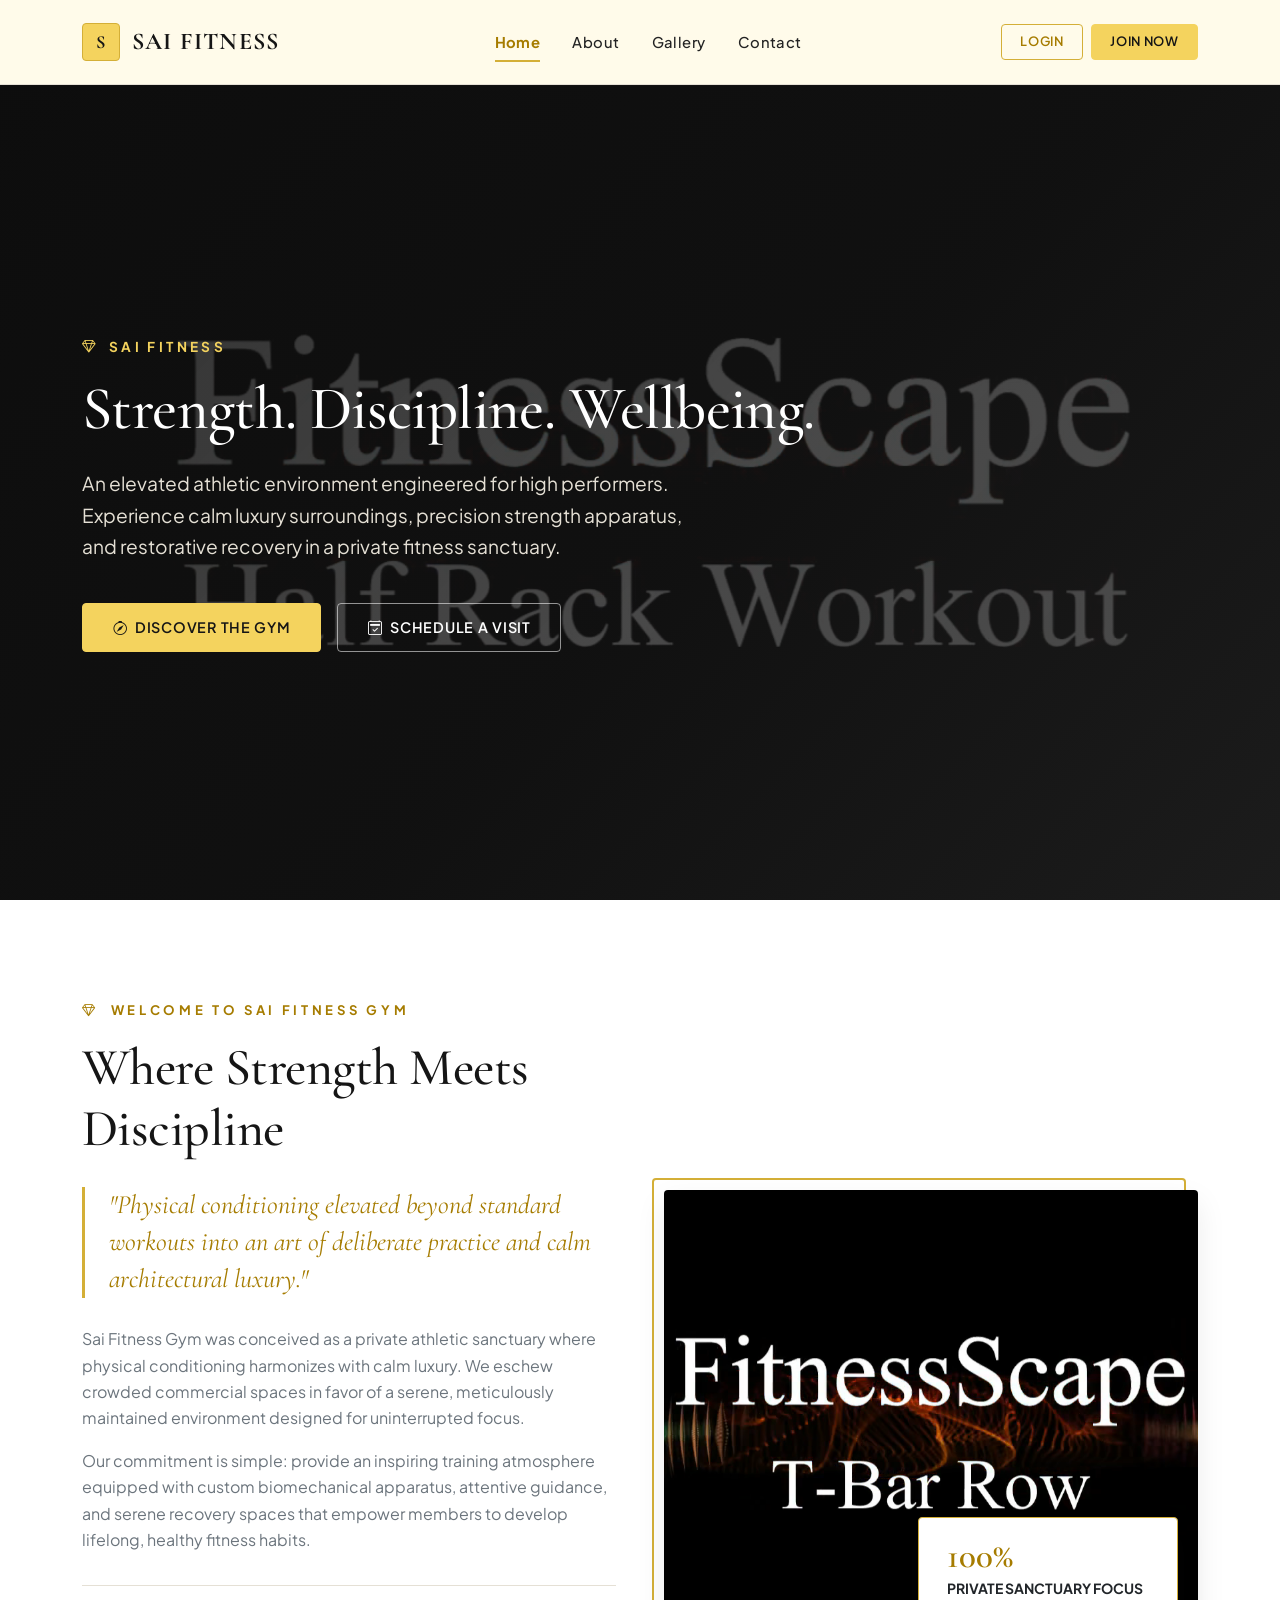
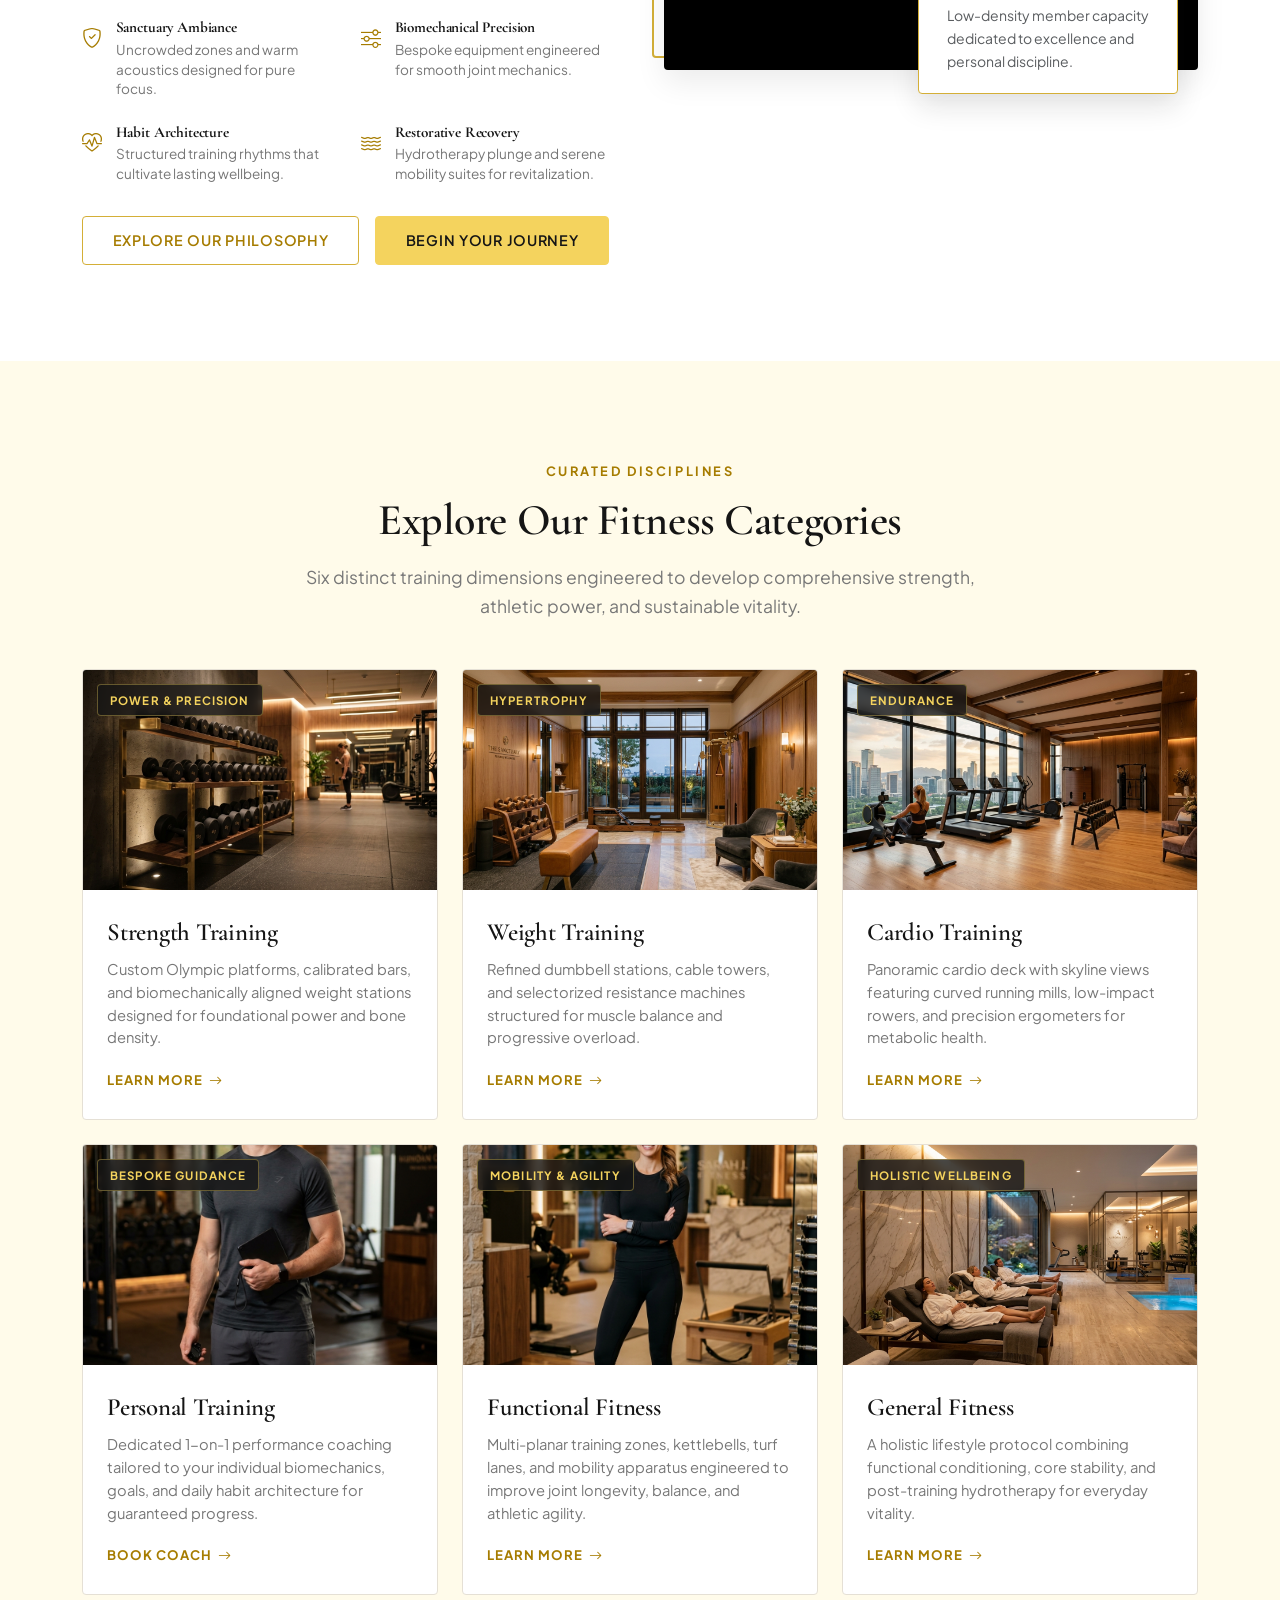
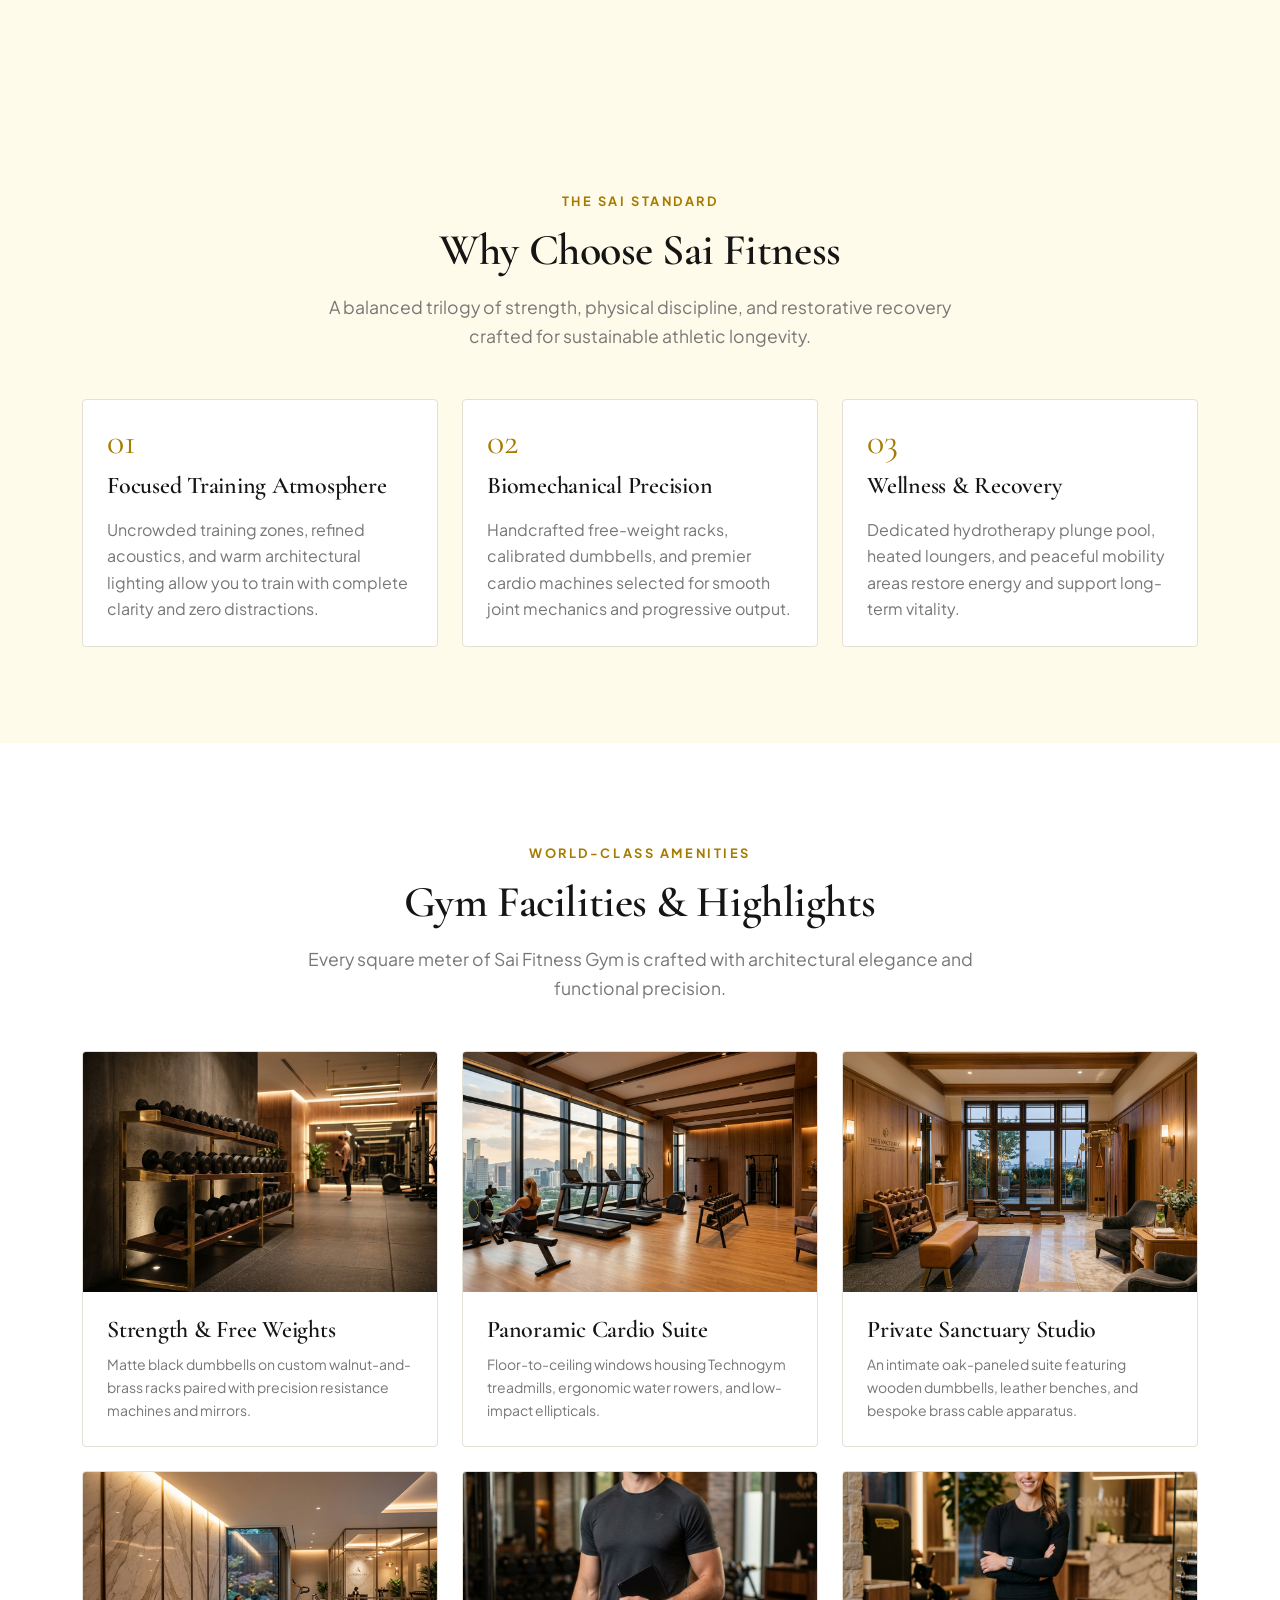
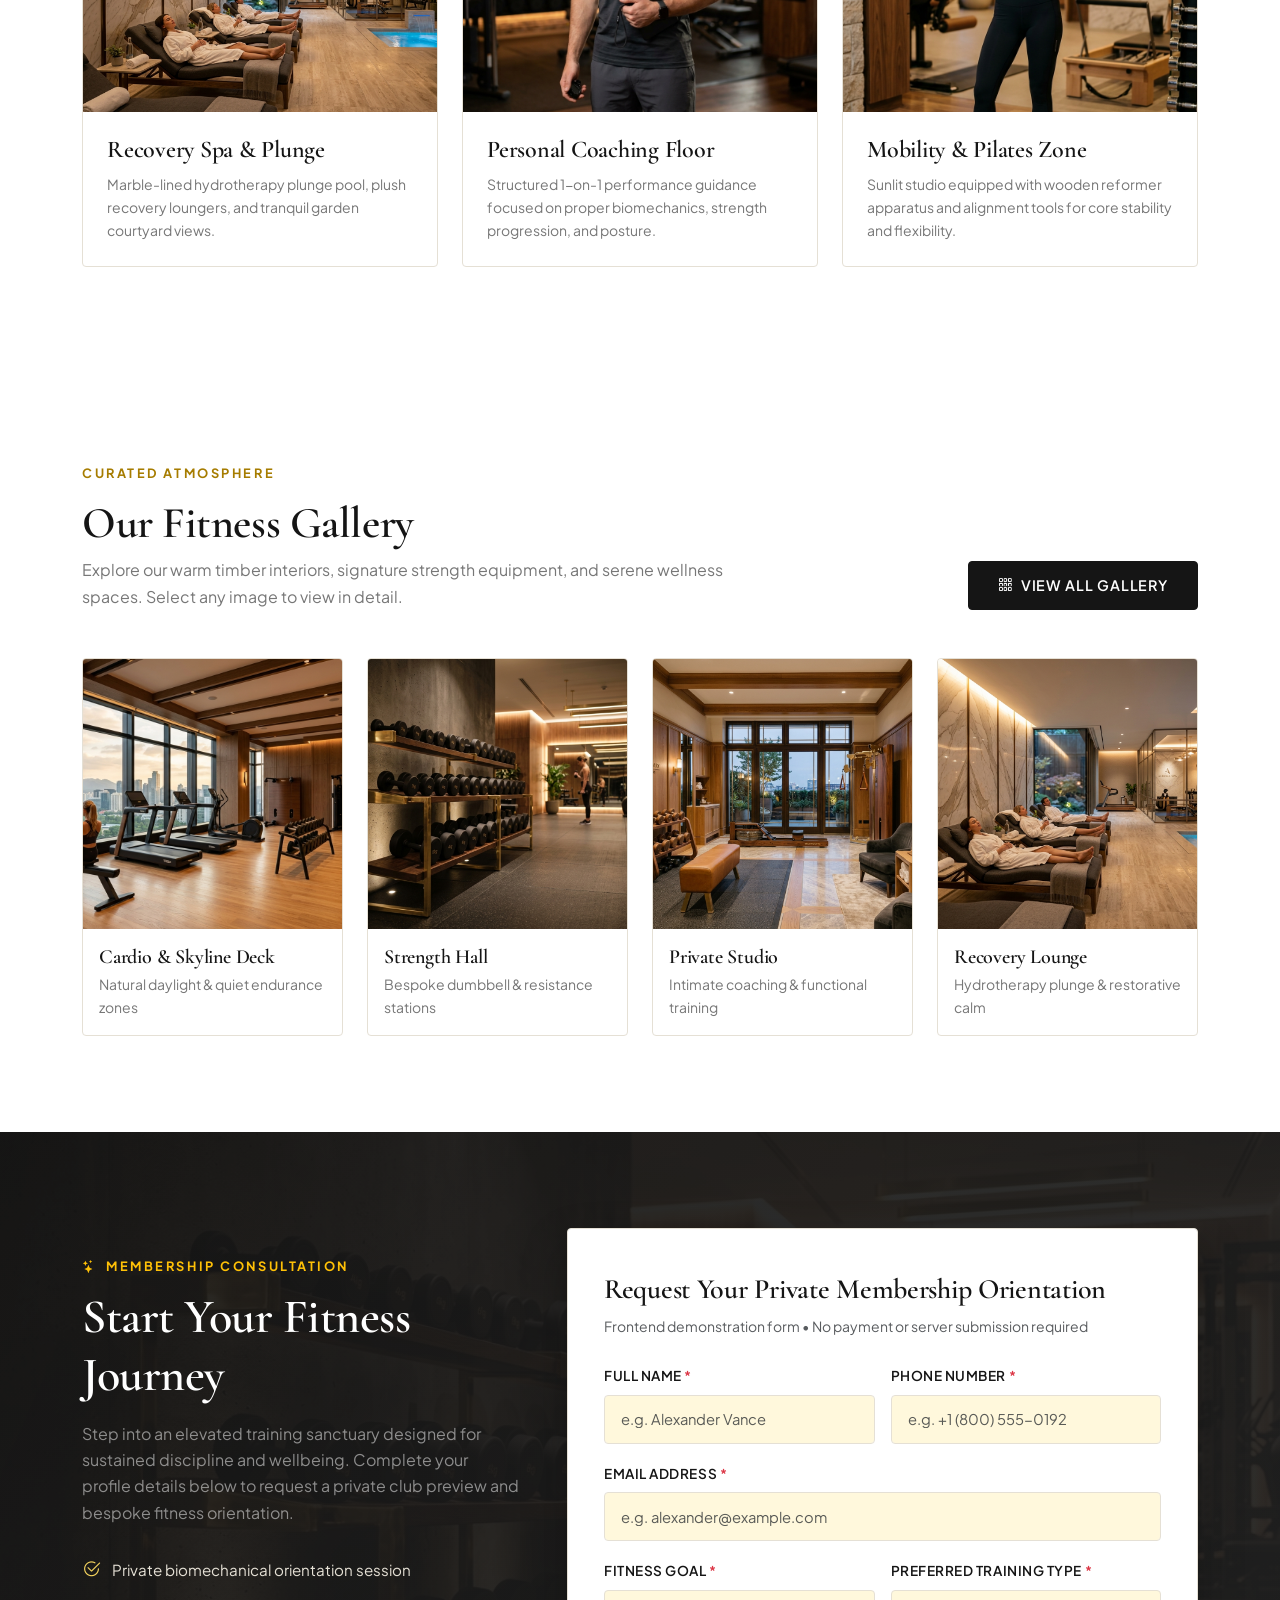
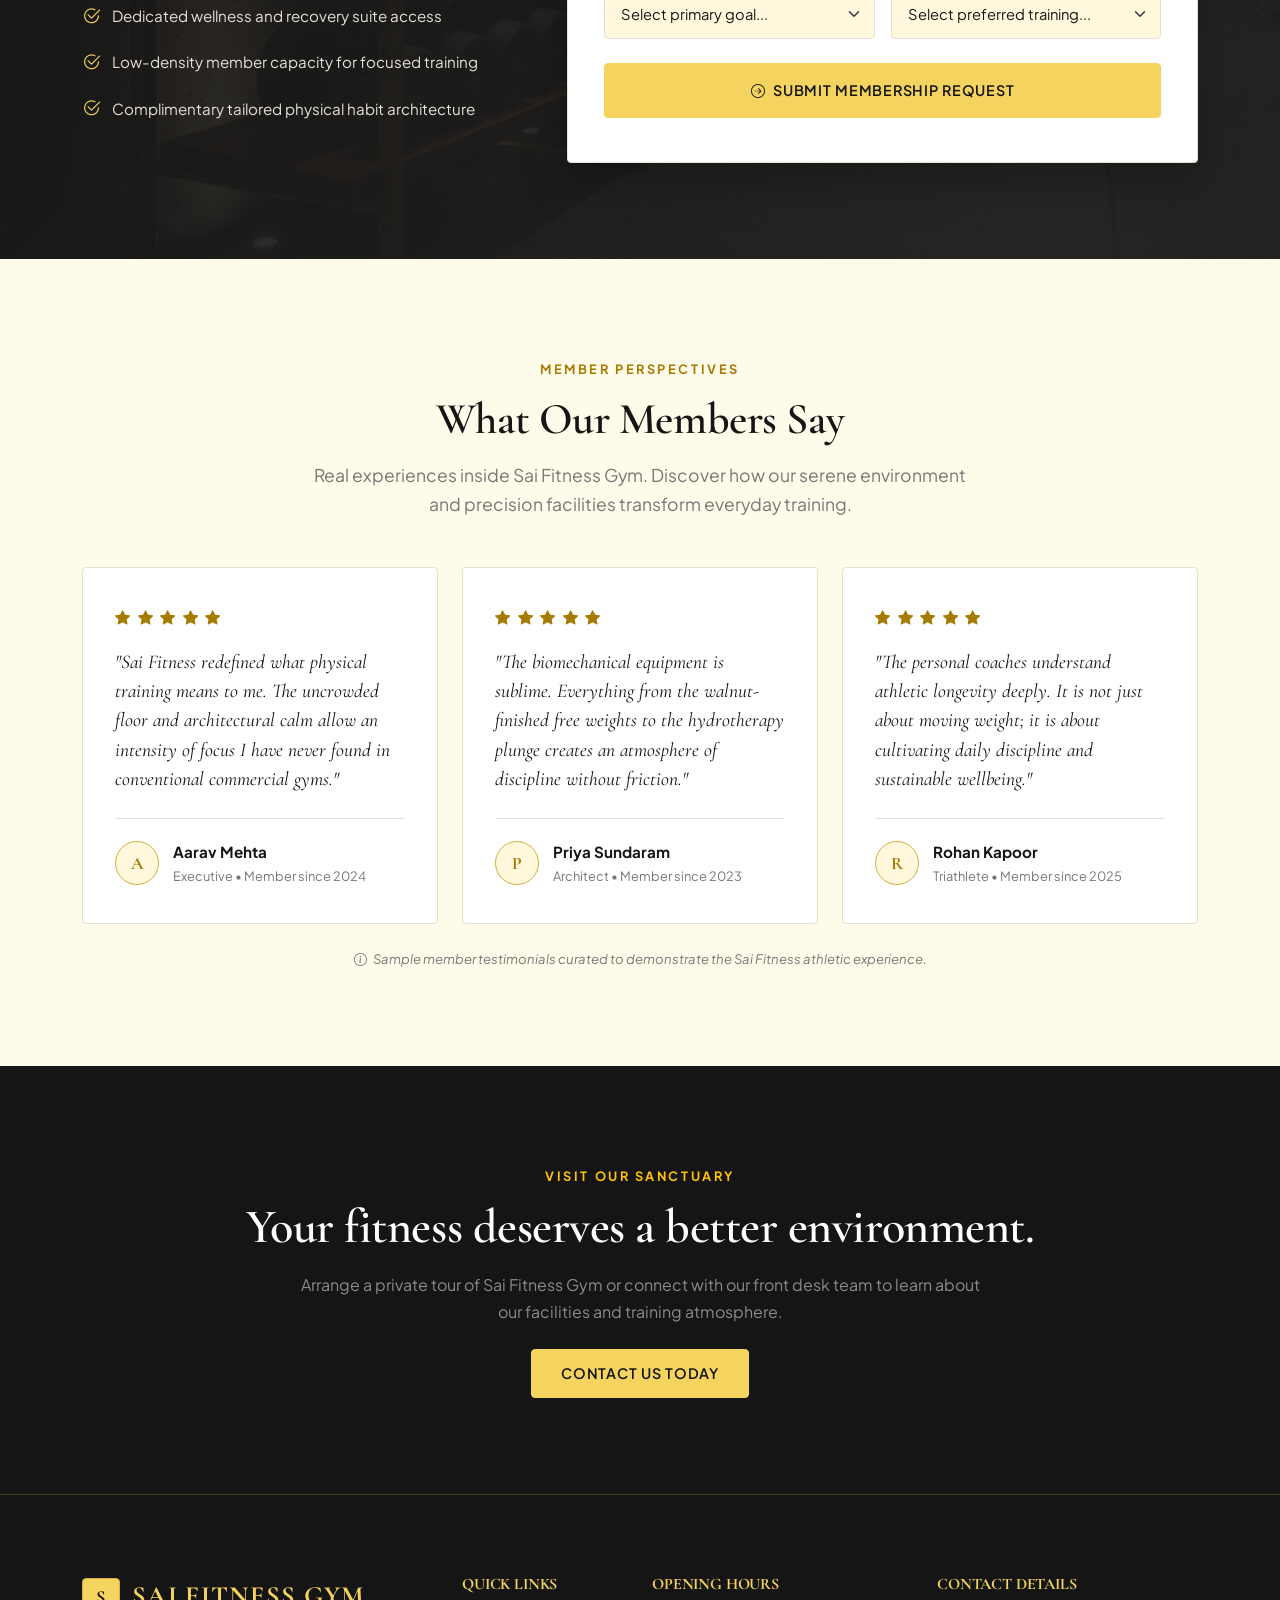
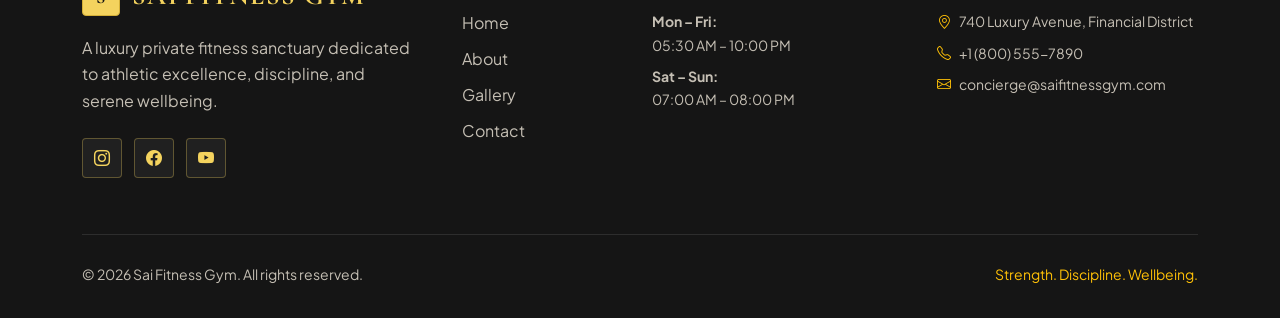
<file: index.html>
<!DOCTYPE html>
<html lang="en">
<head>
    <meta charset="UTF-8">
    <meta name="viewport" content="width=device-width, initial-scale=1.0">
    <title>Sai Fitness Gym | Strength. Discipline. Wellbeing.</title>
    <meta name="description" content="Sai Fitness Gym is an exclusive luxury fitness sanctuary offering private training spaces, state-of-the-art strength equipment, and serene wellness recovery.">

    <!-- Google Fonts -->
    <link rel="preconnect" href="https://fonts.googleapis.com">
    <link rel="preconnect" href="https://fonts.gstatic.com" crossorigin>
    <link href="https://fonts.googleapis.com/css2?family=Cormorant+Garamond:ital,wght@0,400;0,500;0,600;0,700;1,400&family=Plus+Jakarta+Sans:wght@300;400;500;600;700&display=swap" rel="stylesheet">

    <!-- Bootstrap 5 & Bootstrap Icons CSS -->
    <link rel="stylesheet" href="https://cdn.jsdelivr.net/npm/bootstrap@5.3.3/dist/css/bootstrap.min.css">
    <link rel="stylesheet" href="https://cdn.jsdelivr.net/npm/bootstrap-icons@1.11.3/font/bootstrap-icons.min.css">

    <!-- Consolidated Custom CSS -->
    <link rel="icon" type="image/svg+xml" href="data:image/svg+xml,%3Csvg xmlns='http://www.w3.org/2000/svg' viewBox='0 0 64 64'%3E%3Crect width='64' height='64' rx='8' fill='%23F4D35E' stroke='%23D4AF37' stroke-width='3'/%3E%3Ctext x='50%25' y='54%25' dominant-baseline='middle' text-anchor='middle' font-family='Georgia,serif' font-size='38' font-weight='700' fill='%23151515'%3ES%3C/text%3E%3C/svg%3E">
    <link rel="stylesheet" href="css/style.css">

    
    <!-- Bootstrap 5 JS Bundle & Consolidated Custom JS -->
    <script src="https://cdn.jsdelivr.net/npm/bootstrap@5.3.3/dist/js/bootstrap.bundle.min.js" defer></script>
    <script src="js/main.js" defer></script>
</head>
<body class="bg-pale-yellow">

    <!-- Header Navigation -->
    <header class="sticky-top">
        <nav class="navbar navbar-expand-lg site-navbar py-0" aria-label="Primary Navigation">
            <div class="container">
                <a href="index.html" class="navbar-brand navbar-brand-logo">
                    <span class="brand-emblem-badge">S</span>
                    <span>SAI FITNESS</span>
                </a>

                <button class="navbar-toggler border-0" type="button" data-bs-toggle="collapse" data-bs-target="#saiNavbar" aria-controls="saiNavbar" aria-expanded="false" aria-label="Toggle navigation">
                    <span class="navbar-toggler-icon"></span>
                </button>

                <div class="collapse navbar-collapse" id="saiNavbar">
                    <ul class="navbar-nav mx-auto mb-3 mb-lg-0">
                        <li class="nav-item"><a href="index.html" class="nav-link active" aria-current="page">Home</a></li>
                        <li class="nav-item"><a href="about.html" class="nav-link">About</a></li>
                        <li class="nav-item"><a href="gallery.html" class="nav-link">Gallery</a></li>
                        <li class="nav-item"><a href="contact.html" class="nav-link">Contact</a></li>
                    </ul>

                    <div class="navbar-actions d-flex align-items-center gap-2">
                        <button type="button" class="btn btn-outline-primary btn-sm">Login</button>
                        <button type="button" class="btn btn-primary btn-sm">Join Now</button>
                    </div>
                </div>
            </div>
        </nav>
    </header>

    <main>
        <!-- Hero Section with Background Video -->
        <section class="hero-section">
            <div class="hero-video-wrap">
                <video autoplay muted loop playsinline class="hero-bg-video" poster="assets/images/hero.jpg">
                    <source src="assets/videos/hero.webm" type="video/webm">
                </video>
                <div class="hero-video-overlay"></div>
            </div>

            <div class="container hero-content-wrap">
                <div class="row">
                    <div class="col-12 col-lg-8">
                        <span class="hero-label"><i class="bi bi-gem me-1"></i> SAI FITNESS</span>
                        <h1 class="hero-title">Strength. Discipline. Wellbeing.</h1>
                        <p class="hero-subtitle">An elevated athletic environment engineered for high performers. Experience calm luxury surroundings, precision strength apparatus, and restorative recovery in a private fitness sanctuary.</p>
                        <div class="d-flex flex-wrap gap-3">
                            <a href="about.html" class="btn btn-primary"><i class="bi bi-compass me-1"></i> Discover the Gym</a>
                            <a href="#join-journey" class="btn btn-outline-light"><i class="bi bi-calendar2-check me-1"></i> Schedule a Visit</a>
                        </div>
                    </div>
                </div>
            </div>
        </section>

        <!-- Welcome Section – Sofitel Inspired Layout -->
        <section id="welcome" class="section-padding bg-white welcome-editorial">
            <div class="container">
                <div class="row align-items-center g-5">
                    <div class="col-12 col-lg-6 reveal-on-scroll">
                        <span class="welcome-kicker"><i class="bi bi-gem me-1"></i> WELCOME TO SAI FITNESS GYM</span>
                        <h2 class="welcome-headline">Where Strength Meets Discipline</h2>
                        <blockquote class="welcome-quote">
                            "Physical conditioning elevated beyond standard workouts into an art of deliberate practice and calm architectural luxury."
                        </blockquote>
                        <p class="text-secondary mb-3">Sai Fitness Gym was conceived as a private athletic sanctuary where physical conditioning harmonizes with calm luxury. We eschew crowded commercial spaces in favor of a serene, meticulously maintained environment designed for uninterrupted focus.</p>
                        <p class="text-secondary mb-4">Our commitment is simple: provide an inspiring training atmosphere equipped with custom biomechanical apparatus, attentive guidance, and serene recovery spaces that empower members to develop lifelong, healthy fitness habits.</p>

                        <div class="welcome-hallmarks">
                            <div class="hallmark-item">
                                <i class="bi bi-shield-check"></i>
                                <div>
                                    <h4>Sanctuary Ambiance</h4>
                                    <p>Uncrowded zones and warm acoustics designed for pure focus.</p>
                                </div>
                            </div>
                            <div class="hallmark-item">
                                <i class="bi bi-sliders"></i>
                                <div>
                                    <h4>Biomechanical Precision</h4>
                                    <p>Bespoke equipment engineered for smooth joint mechanics.</p>
                                </div>
                            </div>
                            <div class="hallmark-item">
                                <i class="bi bi-heart-pulse"></i>
                                <div>
                                    <h4>Habit Architecture</h4>
                                    <p>Structured training rhythms that cultivate lasting wellbeing.</p>
                                </div>
                            </div>
                            <div class="hallmark-item">
                                <i class="bi bi-water"></i>
                                <div>
                                    <h4>Restorative Recovery</h4>
                                    <p>Hydrotherapy plunge and serene mobility suites for revitalization.</p>
                                </div>
                            </div>
                        </div>

                        <div class="mt-4 pt-2 d-flex flex-wrap gap-3">
                            <a href="about.html" class="btn btn-outline-primary">Explore Our Philosophy</a>
                            <a href="#join-journey" class="btn btn-primary">Begin Your Journey</a>
                        </div>
                    </div>

                    <div class="col-12 col-lg-6 reveal-on-scroll">
                        <div class="welcome-frame-dual">
                            <div class="editorial-image-frame">
                                <video autoplay muted loop playsinline class="img-fluid welcome-img-main welcome-video-media" poster="assets/images/about.jpg" aria-label="Sai Fitness athletic conditioning in progress">
                                    <source src="assets/videos/welcome.webm" type="video/webm">
                                </video>
                            </div>
                            <div class="welcome-badge-luxury">
                                <div class="badge-number">100%</div>
                                <div class="fw-bold small text-uppercase text-dark mt-1">Private Sanctuary Focus</div>
                                <p class="small text-muted mb-0 mt-1">Low-density member capacity dedicated to excellence and personal discipline.</p>
                            </div>
                        </div>
                    </div>
                </div>
            </div>
        </section>

        <!-- Category Section: Explore Our Fitness Categories -->
        <section id="categories" class="section-padding bg-pale-yellow">
            <div class="container">
                <div class="text-center mb-5 reveal-on-scroll">
                    <span class="section-label">CURATED DISCIPLINES</span>
                    <h2 class="section-title">Explore Our Fitness Categories</h2>
                    <p class="section-subtitle">Six distinct training dimensions engineered to develop comprehensive strength, athletic power, and sustainable vitality.</p>
                </div>

                <div class="row g-4">
                    <!-- Category 1: Strength Training -->
                    <div class="col-12 col-md-6 col-lg-4 reveal-on-scroll">
                        <div class="category-card">
                            <div class="category-media">
                                <img src="assets/images/strength.jpg" alt="Strength Training at Sai Fitness Gym">
                                <span class="category-pill">Power &amp; Precision</span>
                            </div>
                            <div class="category-body">
                                <h3 class="category-title">Strength Training</h3>
                                <p class="category-desc">Custom Olympic platforms, calibrated bars, and biomechanically aligned weight stations designed for foundational power and bone density.</p>
                                <a href="about.html" class="category-link">Learn More <i class="bi bi-arrow-right"></i></a>
                            </div>
                        </div>
                    </div>

                    <!-- Category 2: Weight Training -->
                    <div class="col-12 col-md-6 col-lg-4 reveal-on-scroll">
                        <div class="category-card">
                            <div class="category-media">
                                <img src="assets/images/about.jpg" alt="Weight Training at Sai Fitness Gym">
                                <span class="category-pill">Hypertrophy</span>
                            </div>
                            <div class="category-body">
                                <h3 class="category-title">Weight Training</h3>
                                <p class="category-desc">Refined dumbbell stations, cable towers, and selectorized resistance machines structured for muscle balance and progressive overload.</p>
                                <a href="about.html" class="category-link">Learn More <i class="bi bi-arrow-right"></i></a>
                            </div>
                        </div>
                    </div>

                    <!-- Category 3: Cardio Training -->
                    <div class="col-12 col-md-6 col-lg-4 reveal-on-scroll">
                        <div class="category-card">
                            <div class="category-media">
                                <img src="assets/images/hero.jpg" alt="Cardio Training at Sai Fitness Gym">
                                <span class="category-pill">Endurance</span>
                            </div>
                            <div class="category-body">
                                <h3 class="category-title">Cardio Training</h3>
                                <p class="category-desc">Panoramic cardio deck with skyline views featuring curved running mills, low-impact rowers, and precision ergometers for metabolic health.</p>
                                <a href="about.html" class="category-link">Learn More <i class="bi bi-arrow-right"></i></a>
                            </div>
                        </div>
                    </div>

                    <!-- Category 4: Personal Training -->
                    <div class="col-12 col-md-6 col-lg-4 reveal-on-scroll">
                        <div class="category-card">
                            <div class="category-media">
                                <img src="assets/images/trainer1.jpg" alt="Personal Training at Sai Fitness Gym">
                                <span class="category-pill">Bespoke Guidance</span>
                            </div>
                            <div class="category-body">
                                <h3 class="category-title">Personal Training</h3>
                                <p class="category-desc">Dedicated 1-on-1 performance coaching tailored to your individual biomechanics, goals, and daily habit architecture for guaranteed progress.</p>
                                <a href="contact.html" class="category-link">Book Coach <i class="bi bi-arrow-right"></i></a>
                            </div>
                        </div>
                    </div>

                    <!-- Category 5: Functional Fitness -->
                    <div class="col-12 col-md-6 col-lg-4 reveal-on-scroll">
                        <div class="category-card">
                            <div class="category-media">
                                <img src="assets/images/trainer2.jpg" alt="Functional Fitness at Sai Fitness Gym">
                                <span class="category-pill">Mobility &amp; Agility</span>
                            </div>
                            <div class="category-body">
                                <h3 class="category-title">Functional Fitness</h3>
                                <p class="category-desc">Multi-planar training zones, kettlebells, turf lanes, and mobility apparatus engineered to improve joint longevity, balance, and athletic agility.</p>
                                <a href="about.html" class="category-link">Learn More <i class="bi bi-arrow-right"></i></a>
                            </div>
                        </div>
                    </div>

                    <!-- Category 6: General Fitness -->
                    <div class="col-12 col-md-6 col-lg-4 reveal-on-scroll">
                        <div class="category-card">
                            <div class="category-media">
                                <img src="assets/images/wellness.jpg" alt="General Fitness and Recovery at Sai Fitness Gym">
                                <span class="category-pill">Holistic Wellbeing</span>
                            </div>
                            <div class="category-body">
                                <h3 class="category-title">General Fitness</h3>
                                <p class="category-desc">A holistic lifestyle protocol combining functional conditioning, core stability, and post-training hydrotherapy for everyday vitality.</p>
                                <a href="about.html" class="category-link">Learn More <i class="bi bi-arrow-right"></i></a>
                            </div>
                        </div>
                    </div>
                </div>
            </div>
        </section>

        <!-- Why Choose Sai Fitness Section -->
        <section id="why-choose" class="section-padding bg-pale-yellow">
            <div class="container">
                <div class="text-center mb-5 reveal-on-scroll">
                    <span class="section-label">THE SAI STANDARD</span>
                    <h2 class="section-title">Why Choose Sai Fitness</h2>
                    <p class="section-subtitle">A balanced trilogy of strength, physical discipline, and restorative recovery crafted for sustainable athletic longevity.</p>
                </div>

                <div class="row g-4">
                    <div class="col-12 col-md-4 reveal-on-scroll">
                        <div class="card card-luxury p-4 h-100">
                            <div class="approach-num">01</div>
                            <h3 class="font-heading h4 mb-3">Focused Training Atmosphere</h3>
                            <p class="text-brand-muted mb-0">Uncrowded training zones, refined acoustics, and warm architectural lighting allow you to train with complete clarity and zero distractions.</p>
                        </div>
                    </div>

                    <div class="col-12 col-md-4 reveal-on-scroll">
                        <div class="card card-luxury p-4 h-100">
                            <div class="approach-num">02</div>
                            <h3 class="font-heading h4 mb-3">Biomechanical Precision</h3>
                            <p class="text-brand-muted mb-0">Handcrafted free-weight racks, calibrated dumbbells, and premier cardio machines selected for smooth joint mechanics and progressive output.</p>
                        </div>
                    </div>

                    <div class="col-12 col-md-4 reveal-on-scroll">
                        <div class="card card-luxury p-4 h-100">
                            <div class="approach-num">03</div>
                            <h3 class="font-heading h4 mb-3">Wellness &amp; Recovery</h3>
                            <p class="text-brand-muted mb-0">Dedicated hydrotherapy plunge pool, heated loungers, and peaceful mobility areas restore energy and support long-term vitality.</p>
                        </div>
                    </div>
                </div>
            </div>
        </section>

        <!-- Facilities & Highlights Section -->
        <section id="facilities" class="section-padding bg-white">
            <div class="container">
                <div class="text-center mb-5 reveal-on-scroll">
                    <span class="section-label">WORLD-CLASS AMENITIES</span>
                    <h2 class="section-title">Gym Facilities &amp; Highlights</h2>
                    <p class="section-subtitle">Every square meter of Sai Fitness Gym is crafted with architectural elegance and functional precision.</p>
                </div>

                <div class="row g-4">
                    <div class="col-12 col-md-6 col-lg-4 reveal-on-scroll">
                        <div class="card card-luxury overflow-hidden h-100">
                            <div class="facility-media">
                                <img src="assets/images/strength.jpg" alt="Free weights hall with brass and walnut dumbbell racks" class="facility-card-img">
                            </div>
                            <div class="card-body p-4">
                                <h3 class="font-heading h4 mb-2">Strength &amp; Free Weights</h3>
                                <p class="text-brand-muted small mb-0">Matte black dumbbells on custom walnut-and-brass racks paired with precision resistance machines and mirrors.</p>
                            </div>
                        </div>
                    </div>

                    <div class="col-12 col-md-6 col-lg-4 reveal-on-scroll">
                        <div class="card card-luxury overflow-hidden h-100">
                            <div class="facility-media">
                                <img src="assets/images/hero.jpg" alt="Panoramic city-view cardio suite with treadmills and water rower" class="facility-card-img">
                            </div>
                            <div class="card-body p-4">
                                <h3 class="font-heading h4 mb-2">Panoramic Cardio Suite</h3>
                                <p class="text-brand-muted small mb-0">Floor-to-ceiling windows housing Technogym treadmills, ergonomic water rowers, and low-impact ellipticals.</p>
                            </div>
                        </div>
                    </div>

                    <div class="col-12 col-md-6 col-lg-4 reveal-on-scroll">
                        <div class="card card-luxury overflow-hidden h-100">
                            <div class="facility-media">
                                <img src="assets/images/about.jpg" alt="Private training room with wooden cable tower and leather bench" class="facility-card-img">
                            </div>
                            <div class="card-body p-4">
                                <h3 class="font-heading h4 mb-2">Private Sanctuary Studio</h3>
                                <p class="text-brand-muted small mb-0">An intimate oak-paneled suite featuring wooden dumbbells, leather benches, and bespoke brass cable apparatus.</p>
                            </div>
                        </div>
                    </div>

                    <div class="col-12 col-md-6 col-lg-4 reveal-on-scroll">
                        <div class="card card-luxury overflow-hidden h-100">
                            <div class="facility-media">
                                <img src="assets/images/wellness.jpg" alt="Marble hydrotherapy plunge pool and recovery spa loungers" class="facility-card-img">
                            </div>
                            <div class="card-body p-4">
                                <h3 class="font-heading h4 mb-2">Recovery Spa &amp; Plunge</h3>
                                <p class="text-brand-muted small mb-0">Marble-lined hydrotherapy plunge pool, plush recovery loungers, and tranquil garden courtyard views.</p>
                            </div>
                        </div>
                    </div>

                    <div class="col-12 col-md-6 col-lg-4 reveal-on-scroll">
                        <div class="card card-luxury overflow-hidden h-100">
                            <div class="facility-media">
                                <img src="assets/images/trainer1.jpg" alt="Strength coach guiding performance training inside brick and wood gym" class="facility-card-img">
                            </div>
                            <div class="card-body p-4">
                                <h3 class="font-heading h4 mb-2">Personal Coaching Floor</h3>
                                <p class="text-brand-muted small mb-0">Structured 1-on-1 performance guidance focused on proper biomechanics, strength progression, and posture.</p>
                            </div>
                        </div>
                    </div>

                    <div class="col-12 col-md-6 col-lg-4 reveal-on-scroll">
                        <div class="card card-luxury overflow-hidden h-100">
                            <div class="facility-media">
                                <img src="assets/images/trainer2.jpg" alt="Bright Pilates reformer and functional wellness studio" class="facility-card-img">
                            </div>
                            <div class="card-body p-4">
                                <h3 class="font-heading h4 mb-2">Mobility &amp; Pilates Zone</h3>
                                <p class="text-brand-muted small mb-0">Sunlit studio equipped with wooden reformer apparatus and alignment tools for core stability and flexibility.</p>
                            </div>
                        </div>
                    </div>
                </div>
            </div>
        </section>

        <!-- Our Fitness Gallery Section -->
        <section id="gallery-preview" class="section-padding bg-white">
            <div class="container">
                <div class="d-flex flex-column flex-md-row justify-content-between align-items-md-end gap-3 mb-5 reveal-on-scroll">
                    <div>
                        <span class="section-label">CURATED ATMOSPHERE</span>
                        <h2 class="section-title mb-2">Our Fitness Gallery</h2>
                        <p class="text-brand-muted mb-0 max-w-680">Explore our warm timber interiors, signature strength equipment, and serene wellness spaces. Select any image to view in detail.</p>
                    </div>
                    <a href="gallery.html" class="btn btn-dark flex-shrink-0"><i class="bi bi-grid-3x3-gap me-1"></i> View All Gallery</a>
                </div>

                <div class="row g-4">
                    <div class="col-12 col-sm-6 col-lg-3 reveal-on-scroll">
                        <div class="gallery-card gallery-trigger" role="button" tabindex="0" data-image="assets/images/hero.jpg" data-title="Panoramic Cardio Suite" data-description="Natural skyline light paired with precision rowing and cardio apparatus.">
                            <div class="gallery-media">
                                <img src="assets/images/hero.jpg" alt="Panoramic cardio suite with skyline view" class="gallery-img" loading="lazy">
                                <div class="gallery-overlay">
                                    <span class="badge badge-yellow">Interior</span>
                                    <span class="gallery-zoom-badge" aria-hidden="true"><i class="bi bi-arrows-fullscreen"></i></span>
                                </div>
                            </div>
                            <div class="p-3">
                                <h3 class="font-heading h5 mb-1">Cardio &amp; Skyline Deck</h3>
                                <p class="text-brand-muted small mb-0">Natural daylight &amp; quiet endurance zones</p>
                            </div>
                        </div>
                    </div>

                    <div class="col-12 col-sm-6 col-lg-3 reveal-on-scroll">
                        <div class="gallery-card gallery-trigger" role="button" tabindex="0" data-image="assets/images/strength.jpg" data-title="Free Weights &amp; Brass Racks" data-description="Architectural concrete and custom walnut-brass dumbbell stations.">
                            <div class="gallery-media">
                                <img src="assets/images/strength.jpg" alt="Luxury dumbbell racks and free weights training hall" class="gallery-img" loading="lazy">
                                <div class="gallery-overlay">
                                    <span class="badge badge-yellow">Equipment</span>
                                    <span class="gallery-zoom-badge" aria-hidden="true"><i class="bi bi-arrows-fullscreen"></i></span>
                                </div>
                            </div>
                            <div class="p-3">
                                <h3 class="font-heading h5 mb-1">Strength Hall</h3>
                                <p class="text-brand-muted small mb-0">Bespoke dumbbell &amp; resistance stations</p>
                            </div>
                        </div>
                    </div>

                    <div class="col-12 col-sm-6 col-lg-3 reveal-on-scroll">
                        <div class="gallery-card gallery-trigger" role="button" tabindex="0" data-image="assets/images/about.jpg" data-title="The Private Sanctuary" data-description="Oak-paneled private conditioning lounge with timber-handled weights.">
                            <div class="gallery-media">
                                <img src="assets/images/about.jpg" alt="Oak-paneled private wellness and training studio" class="gallery-img" loading="lazy">
                                <div class="gallery-overlay">
                                    <span class="badge badge-yellow">Studio</span>
                                    <span class="gallery-zoom-badge" aria-hidden="true"><i class="bi bi-arrows-fullscreen"></i></span>
                                </div>
                            </div>
                            <div class="p-3">
                                <h3 class="font-heading h5 mb-1">Private Studio</h3>
                                <p class="text-brand-muted small mb-0">Intimate coaching &amp; functional training</p>
                            </div>
                        </div>
                    </div>

                    <div class="col-12 col-sm-6 col-lg-3 reveal-on-scroll">
                        <div class="gallery-card gallery-trigger" role="button" tabindex="0" data-image="assets/images/wellness.jpg" data-title="Hydrotherapy &amp; Recovery Spa" data-description="Marble wellness suite with plunge pool and post-session relaxation beds.">
                            <div class="gallery-media">
                                <img src="assets/images/wellness.jpg" alt="Marble wellness spa with plunge pool and loungers" class="gallery-img" loading="lazy">
                                <div class="gallery-overlay">
                                    <span class="badge badge-yellow">Recovery</span>
                                    <span class="gallery-zoom-badge" aria-hidden="true"><i class="bi bi-arrows-fullscreen"></i></span>
                                </div>
                            </div>
                            <div class="p-3">
                                <h3 class="font-heading h5 mb-1">Recovery Lounge</h3>
                                <p class="text-brand-muted small mb-0">Hydrotherapy plunge &amp; restorative calm</p>
                            </div>
                        </div>
                    </div>
                </div>
            </div>
        </section>

        <!-- Start Your Fitness Journey (Join Now Form Section) -->
        <section id="join-journey" class="section-padding join-section">
            <div class="container position-relative" style="z-index: 2;">
                <div class="row align-items-center g-5">
                    <div class="col-12 col-lg-5 reveal-on-scroll">
                        <span class="section-label text-warning"><i class="bi bi-stars me-1"></i> MEMBERSHIP CONSULTATION</span>
                        <h2 class="text-white display-5 font-heading mb-3">Start Your Fitness Journey</h2>
                        <p class="text-white-50 mb-4">Step into an elevated training sanctuary designed for sustained discipline and wellbeing. Complete your profile details below to request a private club preview and bespoke fitness orientation.</p>

                        <ul class="join-feature-list">
                            <li><i class="bi bi-check2-circle"></i> Private biomechanical orientation session</li>
                            <li><i class="bi bi-check2-circle"></i> Dedicated wellness and recovery suite access</li>
                            <li><i class="bi bi-check2-circle"></i> Low-density member capacity for focused training</li>
                            <li><i class="bi bi-check2-circle"></i> Complimentary tailored physical habit architecture</li>
                        </ul>
                    </div>

                    <div class="col-12 col-lg-7 reveal-on-scroll">
                        <div class="join-card">
                            <h3 class="font-heading h3 mb-2">Request Your Private Membership Orientation</h3>
                            <p class="text-muted small mb-4">Frontend demonstration form &bull; No payment or server submission required</p>

                            <div id="join-feedback" class="join-feedback-banner d-none" role="alert">
                                <div class="d-flex align-items-start gap-2">
                                    <i class="bi bi-check-circle-fill text-success fs-5"></i>
                                    <div>
                                        <strong class="d-block mb-1">Thank you, <span class="join-feedback-name">Athlete</span>!</strong>
                                        <p class="mb-0 small">Your consultation preview has been validated. Our concierge desk looks forward to welcoming you to Sai Fitness Gym.</p>
                                    </div>
                                </div>
                            </div>

                            <form id="join-form" novalidate>
                                <div class="row g-3">
                                    <div class="col-12 col-md-6">
                                        <label for="join-name" class="form-label">Full Name <span class="text-danger">*</span></label>
                                        <input type="text" class="form-control" id="join-name" placeholder="e.g. Alexander Vance" required>
                                    </div>
                                    <div class="col-12 col-md-6">
                                        <label for="join-phone" class="form-label">Phone Number <span class="text-danger">*</span></label>
                                        <input type="tel" class="form-control" id="join-phone" placeholder="e.g. +1 (800) 555-0192" required>
                                    </div>
                                    <div class="col-12">
                                        <label for="join-email" class="form-label">Email Address <span class="text-danger">*</span></label>
                                        <input type="email" class="form-control" id="join-email" placeholder="e.g. alexander@example.com" required>
                                    </div>
                                    <div class="col-12 col-md-6">
                                        <label for="join-goal" class="form-label">Fitness Goal <span class="text-danger">*</span></label>
                                        <select class="form-select" id="join-goal" required>
                                            <option value="" selected disabled>Select primary goal...</option>
                                            <option value="Hypertrophy & Strength">Hypertrophy &amp; Strength Progression</option>
                                            <option value="Cardiovascular Endurance">Cardiovascular Endurance &amp; Stamina</option>
                                            <option value="Body Composition & Fat Loss">Body Composition &amp; Conditioning</option>
                                            <option value="Mobility & Recovery">Athletic Mobility &amp; Active Recovery</option>
                                            <option value="Holistic Longevity">Sustainable Athletic Longevity</option>
                                        </select>
                                    </div>
                                    <div class="col-12 col-md-6">
                                        <label for="join-training" class="form-label">Preferred Training Type <span class="text-danger">*</span></label>
                                        <select class="form-select" id="join-training" required>
                                            <option value="" selected disabled>Select preferred training...</option>
                                            <option value="1-on-1 Personal Training">1-on-1 Dedicated Coaching</option>
                                            <option value="Independent Sanctuary Training">Independent Sanctuary Access</option>
                                            <option value="Semi-Private Strength Group">Semi-Private Strength Group</option>
                                            <option value="Functional & Mobility Sessions">Functional &amp; Mobility Sessions</option>
                                            <option value="Comprehensive Dual Protocol">Comprehensive Dual Protocol (Strength + Spa)</option>
                                        </select>
                                    </div>
                                    <div class="col-12 mt-4">
                                        <button type="submit" class="btn btn-primary w-100 py-3"><i class="bi bi-arrow-right-circle me-1"></i> Submit Membership Request</button>
                                    </div>
                                </div>
                            </form>
                        </div>
                    </div>
                </div>
            </div>
        </section>

        <!-- What Our Members Say (Testimonial Section) -->
        <section id="testimonials" class="section-padding bg-pale-yellow">
            <div class="container">
                <div class="text-center mb-5 reveal-on-scroll">
                    <span class="section-label">MEMBER PERSPECTIVES</span>
                    <h2 class="section-title">What Our Members Say</h2>
                    <p class="section-subtitle">Real experiences inside Sai Fitness Gym. Discover how our serene environment and precision facilities transform everyday training.</p>
                </div>

                <div class="row g-4 reveal-on-scroll">
                    <div class="col-12 col-md-4">
                        <div class="testimonial-card">
                            <div>
                                <div class="testimonial-rating" aria-label="5 out of 5 stars">
                                    <i class="bi bi-star-fill"></i>
                                    <i class="bi bi-star-fill"></i>
                                    <i class="bi bi-star-fill"></i>
                                    <i class="bi bi-star-fill"></i>
                                    <i class="bi bi-star-fill"></i>
                                </div>
                                <blockquote class="testimonial-quote">
                                    "Sai Fitness redefined what physical training means to me. The uncrowded floor and architectural calm allow an intensity of focus I have never found in conventional commercial gyms."
                                </blockquote>
                            </div>
                            <div class="testimonial-author-wrap">
                                <div class="testimonial-avatar">A</div>
                                <div>
                                    <div class="testimonial-author-name">Aarav Mehta</div>
                                    <p class="testimonial-author-role">Executive &bull; Member since 2024</p>
                                </div>
                            </div>
                        </div>
                    </div>

                    <div class="col-12 col-md-4">
                        <div class="testimonial-card">
                            <div>
                                <div class="testimonial-rating" aria-label="5 out of 5 stars">
                                    <i class="bi bi-star-fill"></i>
                                    <i class="bi bi-star-fill"></i>
                                    <i class="bi bi-star-fill"></i>
                                    <i class="bi bi-star-fill"></i>
                                    <i class="bi bi-star-fill"></i>
                                </div>
                                <blockquote class="testimonial-quote">
                                    "The biomechanical equipment is sublime. Everything from the walnut-finished free weights to the hydrotherapy plunge creates an atmosphere of discipline without friction."
                                </blockquote>
                            </div>
                            <div class="testimonial-author-wrap">
                                <div class="testimonial-avatar">P</div>
                                <div>
                                    <div class="testimonial-author-name">Priya Sundaram</div>
                                    <p class="testimonial-author-role">Architect &bull; Member since 2023</p>
                                </div>
                            </div>
                        </div>
                    </div>

                    <div class="col-12 col-md-4">
                        <div class="testimonial-card">
                            <div>
                                <div class="testimonial-rating" aria-label="5 out of 5 stars">
                                    <i class="bi bi-star-fill"></i>
                                    <i class="bi bi-star-fill"></i>
                                    <i class="bi bi-star-fill"></i>
                                    <i class="bi bi-star-fill"></i>
                                    <i class="bi bi-star-fill"></i>
                                </div>
                                <blockquote class="testimonial-quote">
                                    "The personal coaches understand athletic longevity deeply. It is not just about moving weight; it is about cultivating daily discipline and sustainable wellbeing."
                                </blockquote>
                            </div>
                            <div class="testimonial-author-wrap">
                                <div class="testimonial-avatar">R</div>
                                <div>
                                    <div class="testimonial-author-name">Rohan Kapoor</div>
                                    <p class="testimonial-author-role">Triathlete &bull; Member since 2025</p>
                                </div>
                            </div>
                        </div>
                    </div>
                </div>

                <p class="testimonial-disclaimer mb-0 mt-4"><i class="bi bi-info-circle me-1"></i> Sample member testimonials curated to demonstrate the Sai Fitness athletic experience.</p>
            </div>
        </section>

        <!-- Final Contact Call To Action -->
        <section class="section-padding bg-soft-black text-center text-white">
            <div class="container">
                <span class="section-label text-warning">VISIT OUR SANCTUARY</span>
                <h2 class="text-white display-5 font-heading mb-3">Your fitness deserves a better environment.</h2>
                <p class="text-white-50 max-w-680 mb-4">Arrange a private tour of Sai Fitness Gym or connect with our front desk team to learn about our facilities and training atmosphere.</p>
                <a href="contact.html" class="btn btn-primary btn-lg">Contact Us Today</a>
            </div>
        </section>
    </main>

    <!-- Consistent Footer -->
    <footer class="site-footer">
        <div class="container">
            <div class="row g-4">
                <div class="col-12 col-md-6 col-lg-4">
                    <a href="index.html" class="footer-brand">
                        <span class="brand-emblem-badge">S</span>
                        <span>SAI FITNESS GYM</span>
                    </a>
                    <p class="pe-lg-4 mb-4">A luxury private fitness sanctuary dedicated to athletic excellence, discipline, and serene wellbeing.</p>
                    <div class="social-links-row" aria-label="Social Media">
                        <a href="https://www.instagram.com/" target="_blank" rel="noopener noreferrer" class="social-icon-btn" aria-label="Sai Fitness on Instagram"><i class="bi bi-instagram"></i></a>
                        <a href="https://www.facebook.com/" target="_blank" rel="noopener noreferrer" class="social-icon-btn" aria-label="Sai Fitness on Facebook"><i class="bi bi-facebook"></i></a>
                        <a href="https://www.youtube.com/" target="_blank" rel="noopener noreferrer" class="social-icon-btn" aria-label="Sai Fitness on YouTube"><i class="bi bi-youtube"></i></a>
                    </div>
                </div>

                <div class="col-6 col-md-6 col-lg-2">
                    <h4 class="h6 text-uppercase fw-bold mb-3">Quick Links</h4>
                    <ul class="footer-link-list">
                        <li><a href="index.html">Home</a></li>
                        <li><a href="about.html">About</a></li>
                        <li><a href="gallery.html">Gallery</a></li>
                        <li><a href="contact.html">Contact</a></li>
                    </ul>
                </div>

                <div class="col-6 col-md-6 col-lg-3">
                    <h4 class="h6 text-uppercase fw-bold mb-3">Opening Hours</h4>
                    <p class="small mb-2"><strong>Mon – Fri:</strong><br>05:30 AM – 10:00 PM</p>
                    <p class="small mb-0"><strong>Sat – Sun:</strong><br>07:00 AM – 08:00 PM</p>
                </div>

                <div class="col-12 col-md-6 col-lg-3">
                    <h4 class="h6 text-uppercase fw-bold mb-3">Contact Details</h4>
                    <p class="small mb-2"><i class="bi bi-geo-alt me-2 text-warning"></i>740 Luxury Avenue, Financial District</p>
                    <p class="small mb-2"><i class="bi bi-telephone me-2 text-warning"></i><a href="tel:+18005557890">+1 (800) 555-7890</a></p>
                    <p class="small mb-0"><i class="bi bi-envelope me-2 text-warning"></i><a href="mailto:concierge@saifitnessgym.com">concierge@saifitnessgym.com</a></p>
                </div>
            </div>

            <div class="footer-divider d-flex flex-column flex-md-row justify-content-between align-items-center gap-3">
                <p class="small mb-0">&copy; 2026 Sai Fitness Gym. All rights reserved.</p>
                <p class="small mb-0 text-warning">Strength. Discipline. Wellbeing.</p>
            </div>
        </div>
    </footer>

    <!-- Join Success Modal (Frontend Preview) -->
    <div class="modal fade" id="joinSuccessModal" tabindex="-1" aria-labelledby="joinModalLabel" aria-hidden="true">
        <div class="modal-dialog modal-dialog-centered">
            <div class="modal-content">
                <div class="modal-header bg-dark text-white border-0">
                    <h5 class="modal-title font-heading text-warning" id="joinModalLabel"><i class="bi bi-gem me-2"></i> Sai Fitness Sanctuary</h5>
                    <button type="button" class="btn-close btn-close-white" data-bs-dismiss="modal" aria-label="Close"></button>
                </div>
                <div class="modal-body p-4 text-center">
                    <div class="rounded-circle bg-light d-inline-flex p-3 text-warning mb-3" style="border: 2px solid var(--color-gold);">
                        <i class="bi bi-check2-circle display-4"></i>
                    </div>
                    <h3 class="font-heading mb-2">Welcome, <span id="join-modal-name" class="text-dark">Athlete</span></h3>
                    <p class="text-muted">Your membership consultation request has been prepared.</p>
                    <div class="p-3 bg-light rounded text-start small mb-3 border">
                        <p class="mb-1 text-muted"><strong>Notice:</strong> This is a frontend demonstration. No backend server or database is attached, and no personal data is stored.</p>
                    </div>
                    <button type="button" class="btn btn-primary w-100" data-bs-dismiss="modal">Close Preview</button>
                </div>
            </div>
        </div>
    </div>

</body>
</html>
</file>
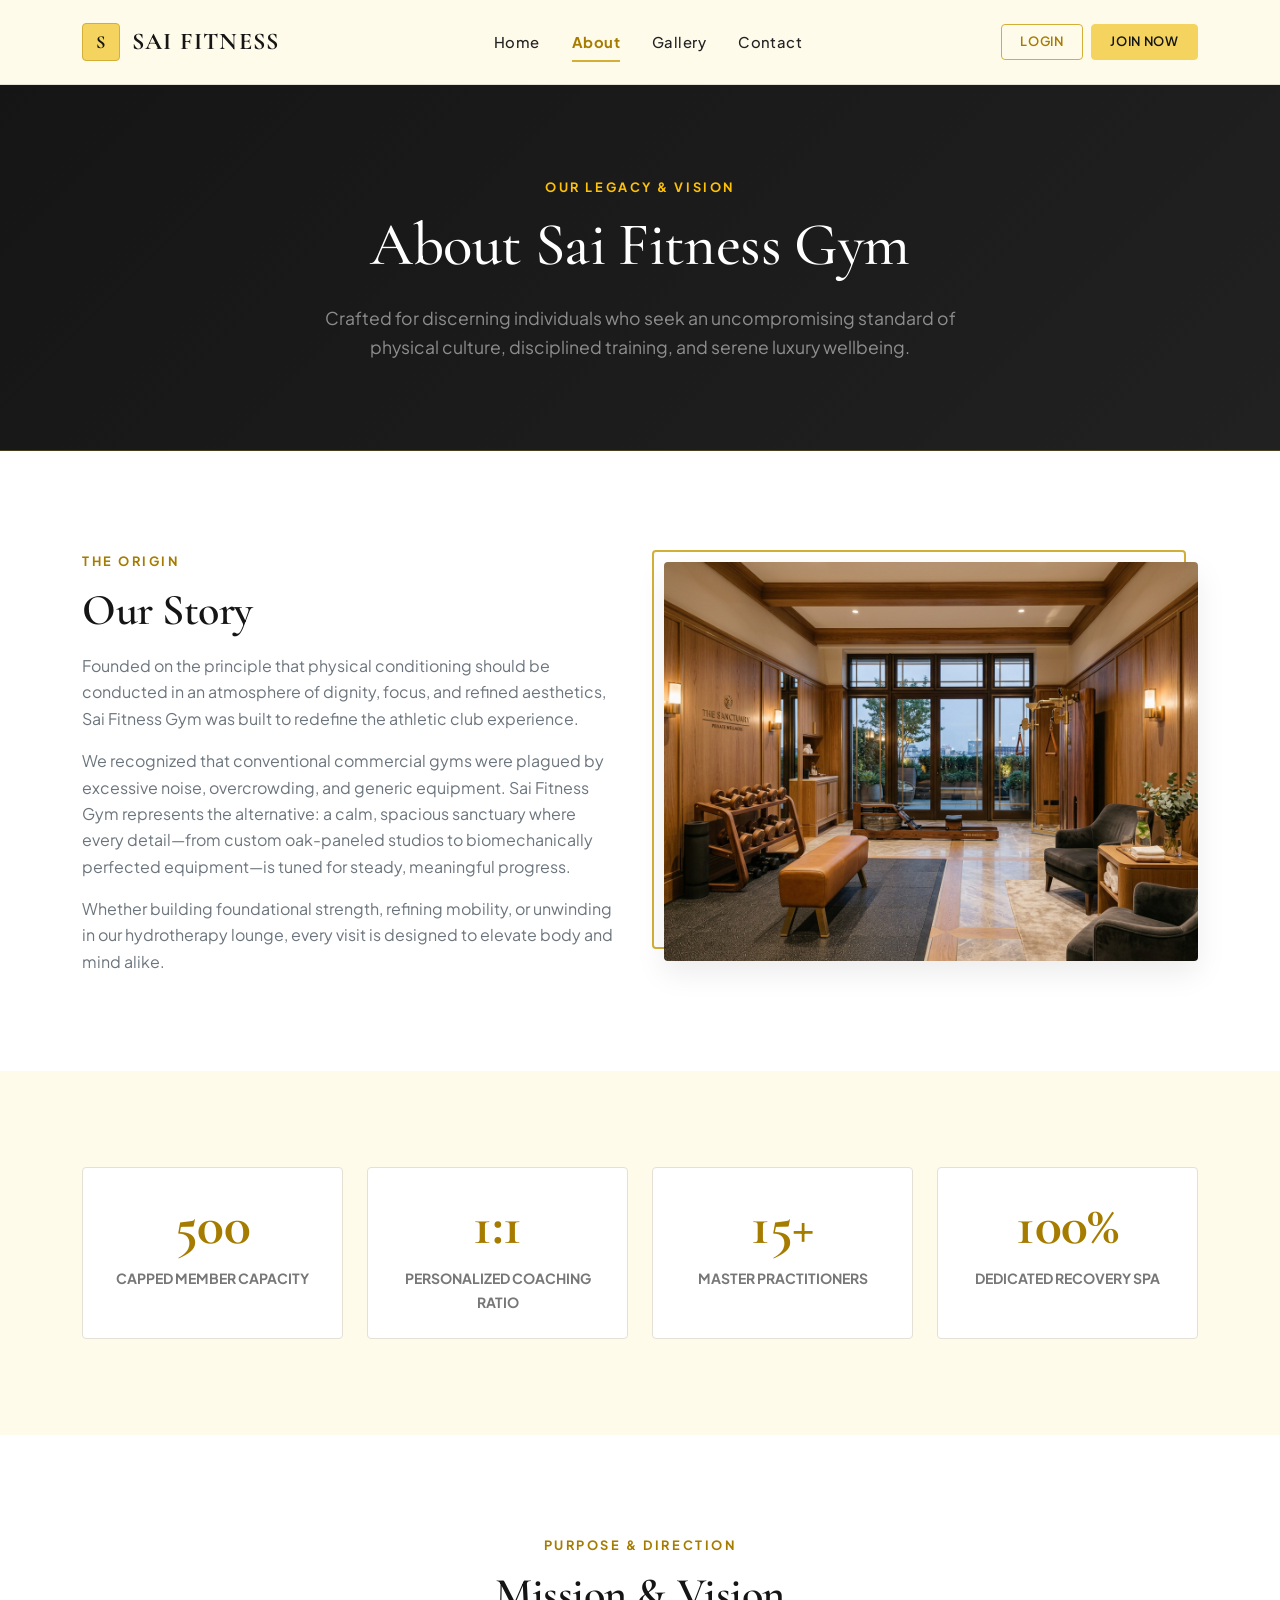
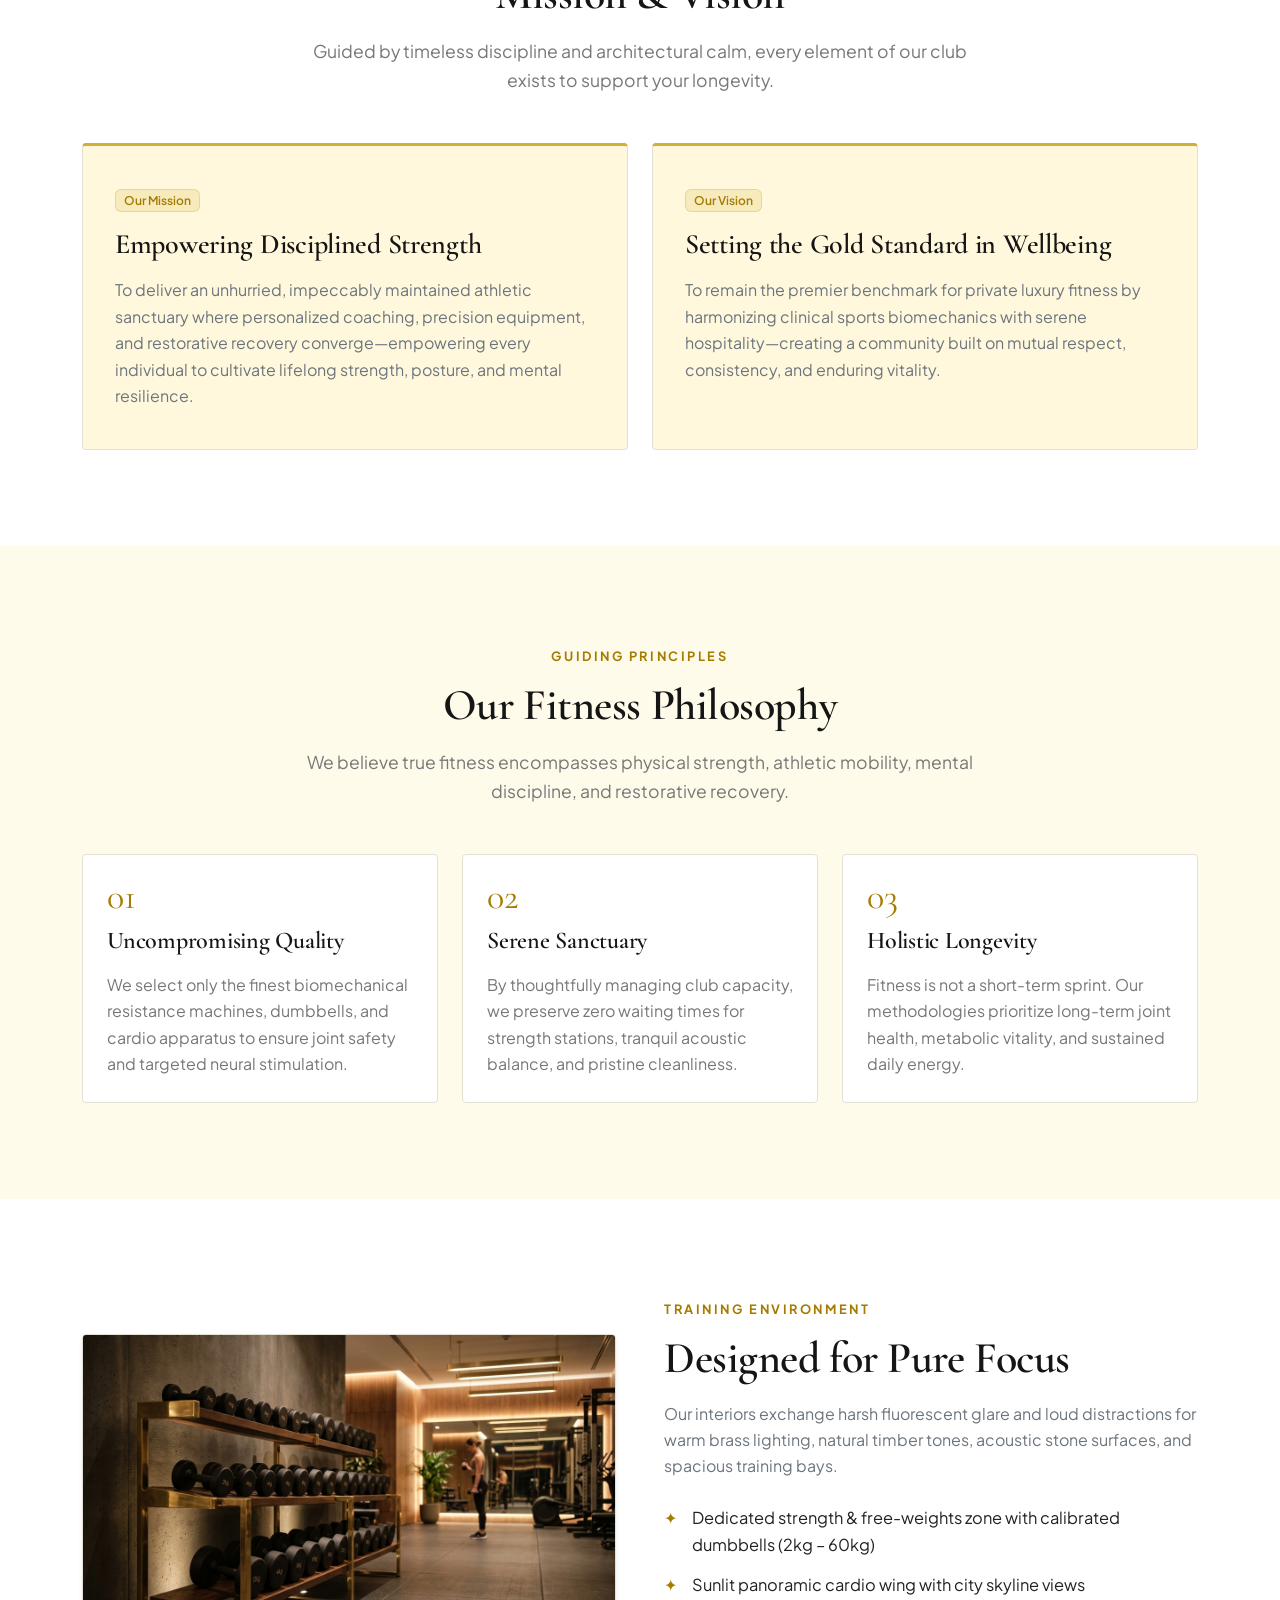
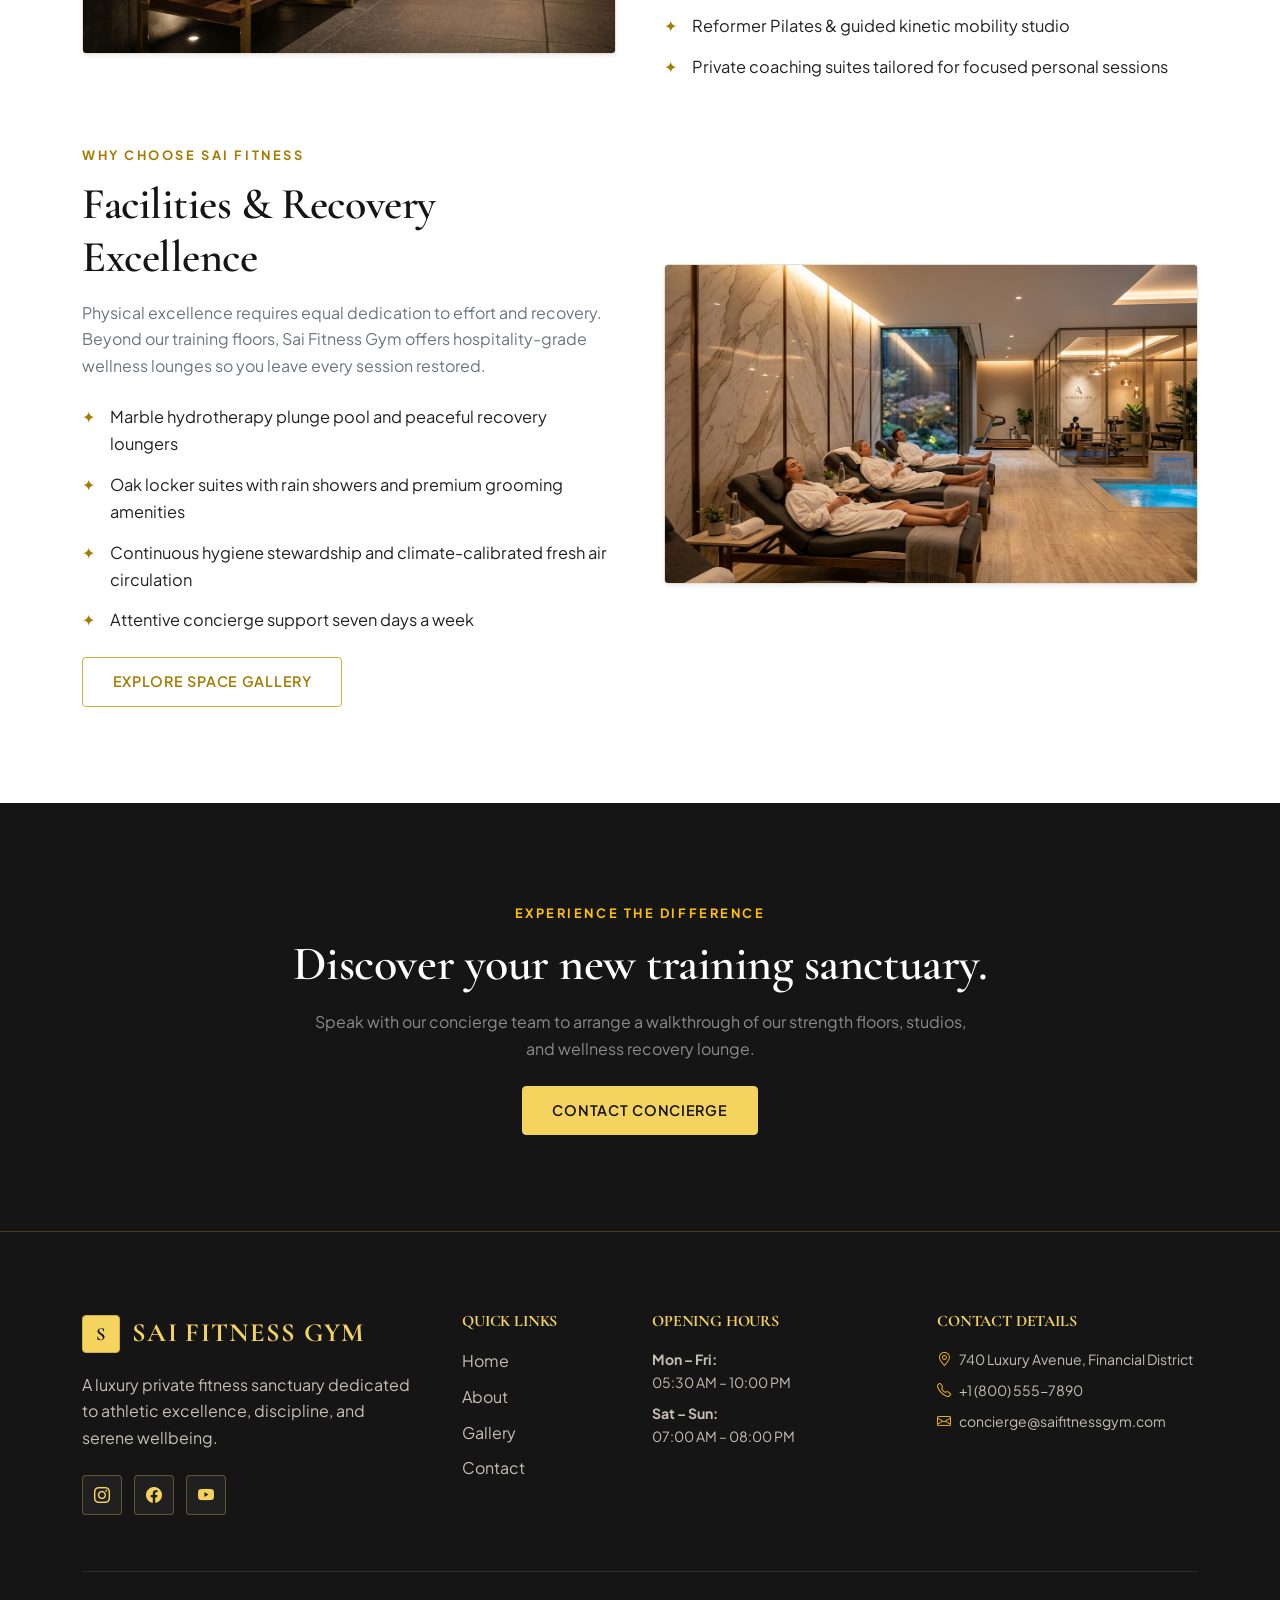
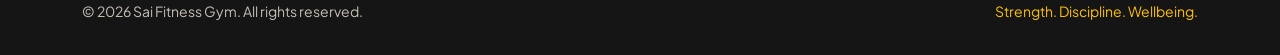
<file: about.html>
<!DOCTYPE html>
<html lang="en">
<head>
    <meta charset="UTF-8">
    <meta name="viewport" content="width=device-width, initial-scale=1.0">
    <title>About Us | Sai Fitness Gym</title>
    <meta name="description" content="Learn about Sai Fitness Gym's story, mission, vision, fitness philosophy, custom athletic facilities, and serene training environment.">

    <!-- Google Fonts -->
    <link rel="preconnect" href="https://fonts.googleapis.com">
    <link rel="preconnect" href="https://fonts.gstatic.com" crossorigin>
    <link href="https://fonts.googleapis.com/css2?family=Cormorant+Garamond:ital,wght@0,400;0,500;0,600;0,700;1,400&family=Plus+Jakarta+Sans:wght@300;400;500;600;700&display=swap" rel="stylesheet">

    <!-- Bootstrap 5 & Bootstrap Icons CSS -->
    <link rel="stylesheet" href="https://cdn.jsdelivr.net/npm/bootstrap@5.3.3/dist/css/bootstrap.min.css">
    <link rel="stylesheet" href="https://cdn.jsdelivr.net/npm/bootstrap-icons@1.11.3/font/bootstrap-icons.min.css">

    <!-- Consolidated Custom CSS -->
    <link rel="icon" type="image/svg+xml" href="data:image/svg+xml,%3Csvg xmlns='http://www.w3.org/2000/svg' viewBox='0 0 64 64'%3E%3Crect width='64' height='64' rx='8' fill='%23F4D35E' stroke='%23D4AF37' stroke-width='3'/%3E%3Ctext x='50%25' y='54%25' dominant-baseline='middle' text-anchor='middle' font-family='Georgia,serif' font-size='38' font-weight='700' fill='%23151515'%3ES%3C/text%3E%3C/svg%3E">
    <link rel="stylesheet" href="css/style.css">

    <!-- Bootstrap 5 JS Bundle & Consolidated Custom JS -->
    <script src="https://cdn.jsdelivr.net/npm/bootstrap@5.3.3/dist/js/bootstrap.bundle.min.js" defer></script>
    <script src="js/main.js" defer></script>
</head>
<body class="bg-pale-yellow">

    <!-- Header Navigation -->
    <header class="sticky-top">
        <nav class="navbar navbar-expand-lg site-navbar py-0" aria-label="Primary Navigation">
            <div class="container">
                <a href="index.html" class="navbar-brand navbar-brand-logo">
                    <span class="brand-emblem-badge">S</span>
                    <span>SAI FITNESS</span>
                </a>

                <button class="navbar-toggler border-0" type="button" data-bs-toggle="collapse" data-bs-target="#saiNavbar" aria-controls="saiNavbar" aria-expanded="false" aria-label="Toggle navigation">
                    <span class="navbar-toggler-icon"></span>
                </button>

                <div class="collapse navbar-collapse" id="saiNavbar">
                    <ul class="navbar-nav mx-auto mb-3 mb-lg-0">
                        <li class="nav-item"><a href="index.html" class="nav-link">Home</a></li>
                        <li class="nav-item"><a href="about.html" class="nav-link active" aria-current="page">About</a></li>
                        <li class="nav-item"><a href="gallery.html" class="nav-link">Gallery</a></li>
                        <li class="nav-item"><a href="contact.html" class="nav-link">Contact</a></li>
                    </ul>

                    <div class="navbar-actions d-flex align-items-center gap-2">
                        <button type="button" class="btn btn-outline-primary btn-sm">Login</button>
                        <button type="button" class="btn btn-primary btn-sm">Join Now</button>
                    </div>
                </div>
            </div>
        </nav>
    </header>

    <main>
        <!-- Page Title Header -->
        <section class="page-header-section bg-soft-black text-center text-white">
            <div class="container">
                <span class="section-label text-warning">OUR LEGACY &amp; VISION</span>
                <h1 class="hero-title">About Sai Fitness Gym</h1>
                <p class="section-subtitle text-white-50">Crafted for discerning individuals who seek an uncompromising standard of physical culture, disciplined training, and serene luxury wellbeing.</p>
            </div>
        </section>

        <!-- Our Story Section -->
        <section class="section-padding bg-white">
            <div class="container">
                <div class="row align-items-center g-5">
                    <div class="col-12 col-lg-6 reveal-on-scroll">
                        <span class="section-label">THE ORIGIN</span>
                        <h2 class="section-title">Our Story</h2>
                        <p class="text-secondary">Founded on the principle that physical conditioning should be conducted in an atmosphere of dignity, focus, and refined aesthetics, Sai Fitness Gym was built to redefine the athletic club experience.</p>
                        <p class="text-secondary">We recognized that conventional commercial gyms were plagued by excessive noise, overcrowding, and generic equipment. Sai Fitness Gym represents the alternative: a calm, spacious sanctuary where every detail—from custom oak-paneled studios to biomechanically perfected equipment—is tuned for steady, meaningful progress.</p>
                        <p class="text-secondary mb-0">Whether building foundational strength, refining mobility, or unwinding in our hydrotherapy lounge, every visit is designed to elevate body and mind alike.</p>
                    </div>

                    <div class="col-12 col-lg-6 reveal-on-scroll">
                        <div class="editorial-image-frame">
                            <img src="assets/images/about.jpg" alt="Sai Fitness warm oak-paneled interior studio" class="img-fluid">
                        </div>
                    </div>
                </div>
            </div>
        </section>

        <!-- Key Highlights / Statistics Cards -->
        <section class="section-padding bg-pale-yellow">
            <div class="container text-center">
                <div class="row g-4">
                    <div class="col-12 col-sm-6 col-lg-3 reveal-on-scroll">
                        <div class="card card-luxury p-4 h-100">
                            <div class="font-heading display-4 fw-bold text-gold-dark">500</div>
                            <div class="text-uppercase small fw-bold text-brand-muted mt-2">Capped Member Capacity</div>
                        </div>
                    </div>

                    <div class="col-12 col-sm-6 col-lg-3 reveal-on-scroll">
                        <div class="card card-luxury p-4 h-100">
                            <div class="font-heading display-4 fw-bold text-gold-dark">1:1</div>
                            <div class="text-uppercase small fw-bold text-brand-muted mt-2">Personalized Coaching Ratio</div>
                        </div>
                    </div>

                    <div class="col-12 col-sm-6 col-lg-3 reveal-on-scroll">
                        <div class="card card-luxury p-4 h-100">
                            <div class="font-heading display-4 fw-bold text-gold-dark">15+</div>
                            <div class="text-uppercase small fw-bold text-brand-muted mt-2">Master Practitioners</div>
                        </div>
                    </div>

                    <div class="col-12 col-sm-6 col-lg-3 reveal-on-scroll">
                        <div class="card card-luxury p-4 h-100">
                            <div class="font-heading display-4 fw-bold text-gold-dark">100%</div>
                            <div class="text-uppercase small fw-bold text-brand-muted mt-2">Dedicated Recovery Spa</div>
                        </div>
                    </div>
                </div>
            </div>
        </section>

        <!-- Our Mission & Our Vision -->
        <section class="section-padding bg-white">
            <div class="container">
                <div class="text-center mb-5 reveal-on-scroll">
                    <span class="section-label">PURPOSE &amp; DIRECTION</span>
                    <h2 class="section-title">Mission &amp; Vision</h2>
                    <p class="section-subtitle">Guided by timeless discipline and architectural calm, every element of our club exists to support your longevity.</p>
                </div>

                <div class="row g-4">
                    <div class="col-12 col-md-6 reveal-on-scroll">
                        <div class="mission-vision-card">
                            <span class="badge badge-gold mb-3">Our Mission</span>
                            <h3 class="font-heading h3 mb-3">Empowering Disciplined Strength</h3>
                            <p class="text-secondary mb-0">To deliver an unhurried, impeccably maintained athletic sanctuary where personalized coaching, precision equipment, and restorative recovery converge—empowering every individual to cultivate lifelong strength, posture, and mental resilience.</p>
                        </div>
                    </div>

                    <div class="col-12 col-md-6 reveal-on-scroll">
                        <div class="mission-vision-card">
                            <span class="badge badge-gold mb-3">Our Vision</span>
                            <h3 class="font-heading h3 mb-3">Setting the Gold Standard in Wellbeing</h3>
                            <p class="text-secondary mb-0">To remain the premier benchmark for private luxury fitness by harmonizing clinical sports biomechanics with serene hospitality—creating a community built on mutual respect, consistency, and enduring vitality.</p>
                        </div>
                    </div>
                </div>
            </div>
        </section>

        <!-- Our Fitness Philosophy -->
        <section class="section-padding bg-pale-yellow">
            <div class="container">
                <div class="text-center mb-5 reveal-on-scroll">
                    <span class="section-label">GUIDING PRINCIPLES</span>
                    <h2 class="section-title">Our Fitness Philosophy</h2>
                    <p class="section-subtitle">We believe true fitness encompasses physical strength, athletic mobility, mental discipline, and restorative recovery.</p>
                </div>

                <div class="row g-4">
                    <div class="col-12 col-md-4 reveal-on-scroll">
                        <div class="card card-luxury p-4 h-100">
                            <div class="approach-num">01</div>
                            <h3 class="font-heading h4 mb-3">Uncompromising Quality</h3>
                            <p class="text-brand-muted mb-0">We select only the finest biomechanical resistance machines, dumbbells, and cardio apparatus to ensure joint safety and targeted neural stimulation.</p>
                        </div>
                    </div>

                    <div class="col-12 col-md-4 reveal-on-scroll">
                        <div class="card card-luxury p-4 h-100">
                            <div class="approach-num">02</div>
                            <h3 class="font-heading h4 mb-3">Serene Sanctuary</h3>
                            <p class="text-brand-muted mb-0">By thoughtfully managing club capacity, we preserve zero waiting times for strength stations, tranquil acoustic balance, and pristine cleanliness.</p>
                        </div>
                    </div>

                    <div class="col-12 col-md-4 reveal-on-scroll">
                        <div class="card card-luxury p-4 h-100">
                            <div class="approach-num">03</div>
                            <h3 class="font-heading h4 mb-3">Holistic Longevity</h3>
                            <p class="text-brand-muted mb-0">Fitness is not a short-term sprint. Our methodologies prioritize long-term joint health, metabolic vitality, and sustained daily energy.</p>
                        </div>
                    </div>
                </div>
            </div>
        </section>

        <!-- Gym Facilities, Training Environment & Why Choose Us -->
        <section class="section-padding bg-white">
            <div class="container">
                <div class="row align-items-center g-5 mb-5">
                    <div class="col-12 col-lg-6 reveal-on-scroll">
                        <img src="assets/images/strength.jpg" alt="Sai Fitness architectural strength floor with matte black dumbbells" class="environment-showcase-img shadow-sm border border-brand">
                    </div>
                    <div class="col-12 col-lg-6 reveal-on-scroll">
                        <span class="section-label">TRAINING ENVIRONMENT</span>
                        <h2 class="section-title">Designed for Pure Focus</h2>
                        <p class="text-secondary">Our interiors exchange harsh fluorescent glare and loud distractions for warm brass lighting, natural timber tones, acoustic stone surfaces, and spacious training bays.</p>
                        <ul class="bullet-list-luxury mt-4 mb-0">
                            <li>Dedicated strength &amp; free-weights zone with calibrated dumbbells (2kg – 60kg)</li>
                            <li>Sunlit panoramic cardio wing with city skyline views</li>
                            <li>Reformer Pilates &amp; guided kinetic mobility studio</li>
                            <li>Private coaching suites tailored for focused personal sessions</li>
                        </ul>
                    </div>
                </div>

                <div class="row align-items-center g-5 flex-lg-row-reverse">
                    <div class="col-12 col-lg-6 reveal-on-scroll">
                        <img src="assets/images/wellness.jpg" alt="Marble hydrotherapy plunge pool and quiet recovery spa lounge" class="environment-showcase-img shadow-sm border border-brand">
                    </div>
                    <div class="col-12 col-lg-6 reveal-on-scroll">
                        <span class="section-label">WHY CHOOSE SAI FITNESS</span>
                        <h2 class="section-title">Facilities &amp; Recovery Excellence</h2>
                        <p class="text-secondary">Physical excellence requires equal dedication to effort and recovery. Beyond our training floors, Sai Fitness Gym offers hospitality-grade wellness lounges so you leave every session restored.</p>
                        <ul class="bullet-list-luxury mt-4 mb-4">
                            <li>Marble hydrotherapy plunge pool and peaceful recovery loungers</li>
                            <li>Oak locker suites with rain showers and premium grooming amenities</li>
                            <li>Continuous hygiene stewardship and climate-calibrated fresh air circulation</li>
                            <li>Attentive concierge support seven days a week</li>
                        </ul>
                        <a href="gallery.html" class="btn btn-outline-primary">Explore Space Gallery</a>
                    </div>
                </div>
            </div>
        </section>

        <!-- Final CTA -->
        <section class="section-padding bg-soft-black text-center text-white">
            <div class="container">
                <span class="section-label text-warning">EXPERIENCE THE DIFFERENCE</span>
                <h2 class="text-white display-5 font-heading mb-3">Discover your new training sanctuary.</h2>
                <p class="text-white-50 max-w-680 mb-4">Speak with our concierge team to arrange a walkthrough of our strength floors, studios, and wellness recovery lounge.</p>
                <a href="contact.html" class="btn btn-primary btn-lg">Contact Concierge</a>
            </div>
        </section>
    </main>

    <!-- Consistent Footer -->
    <footer class="site-footer">
        <div class="container">
            <div class="row g-4">
                <div class="col-12 col-md-6 col-lg-4">
                    <a href="index.html" class="footer-brand">
                        <span class="brand-emblem-badge">S</span>
                        <span>SAI FITNESS GYM</span>
                    </a>
                    <p class="pe-lg-4 mb-4">A luxury private fitness sanctuary dedicated to athletic excellence, discipline, and serene wellbeing.</p>
                    <div class="social-links-row" aria-label="Social Media">
                        <a href="https://www.instagram.com/" target="_blank" rel="noopener noreferrer" class="social-icon-btn" aria-label="Sai Fitness on Instagram"><i class="bi bi-instagram"></i></a>
                        <a href="https://www.facebook.com/" target="_blank" rel="noopener noreferrer" class="social-icon-btn" aria-label="Sai Fitness on Facebook"><i class="bi bi-facebook"></i></a>
                        <a href="https://www.youtube.com/" target="_blank" rel="noopener noreferrer" class="social-icon-btn" aria-label="Sai Fitness on YouTube"><i class="bi bi-youtube"></i></a>
                    </div>
                </div>

                <div class="col-6 col-md-6 col-lg-2">
                    <h4 class="h6 text-uppercase fw-bold mb-3">Quick Links</h4>
                    <ul class="footer-link-list">
                        <li><a href="index.html">Home</a></li>
                        <li><a href="about.html">About</a></li>
                        <li><a href="gallery.html">Gallery</a></li>
                        <li><a href="contact.html">Contact</a></li>
                    </ul>
                </div>

                <div class="col-6 col-md-6 col-lg-3">
                    <h4 class="h6 text-uppercase fw-bold mb-3">Opening Hours</h4>
                    <p class="small mb-2"><strong>Mon – Fri:</strong><br>05:30 AM – 10:00 PM</p>
                    <p class="small mb-0"><strong>Sat – Sun:</strong><br>07:00 AM – 08:00 PM</p>
                </div>

                <div class="col-12 col-md-6 col-lg-3">
                    <h4 class="h6 text-uppercase fw-bold mb-3">Contact Details</h4>
                    <p class="small mb-2"><i class="bi bi-geo-alt me-2 text-warning"></i>740 Luxury Avenue, Financial District</p>
                    <p class="small mb-2"><i class="bi bi-telephone me-2 text-warning"></i><a href="tel:+18005557890">+1 (800) 555-7890</a></p>
                    <p class="small mb-0"><i class="bi bi-envelope me-2 text-warning"></i><a href="mailto:concierge@saifitnessgym.com">concierge@saifitnessgym.com</a></p>
                </div>
            </div>

            <div class="footer-divider d-flex flex-column flex-md-row justify-content-between align-items-center gap-3">
                <p class="small mb-0">&copy; 2026 Sai Fitness Gym. All rights reserved.</p>
                <p class="small mb-0 text-warning">Strength. Discipline. Wellbeing.</p>
            </div>
        </div>
    </footer>

</body>
</html>
</file>
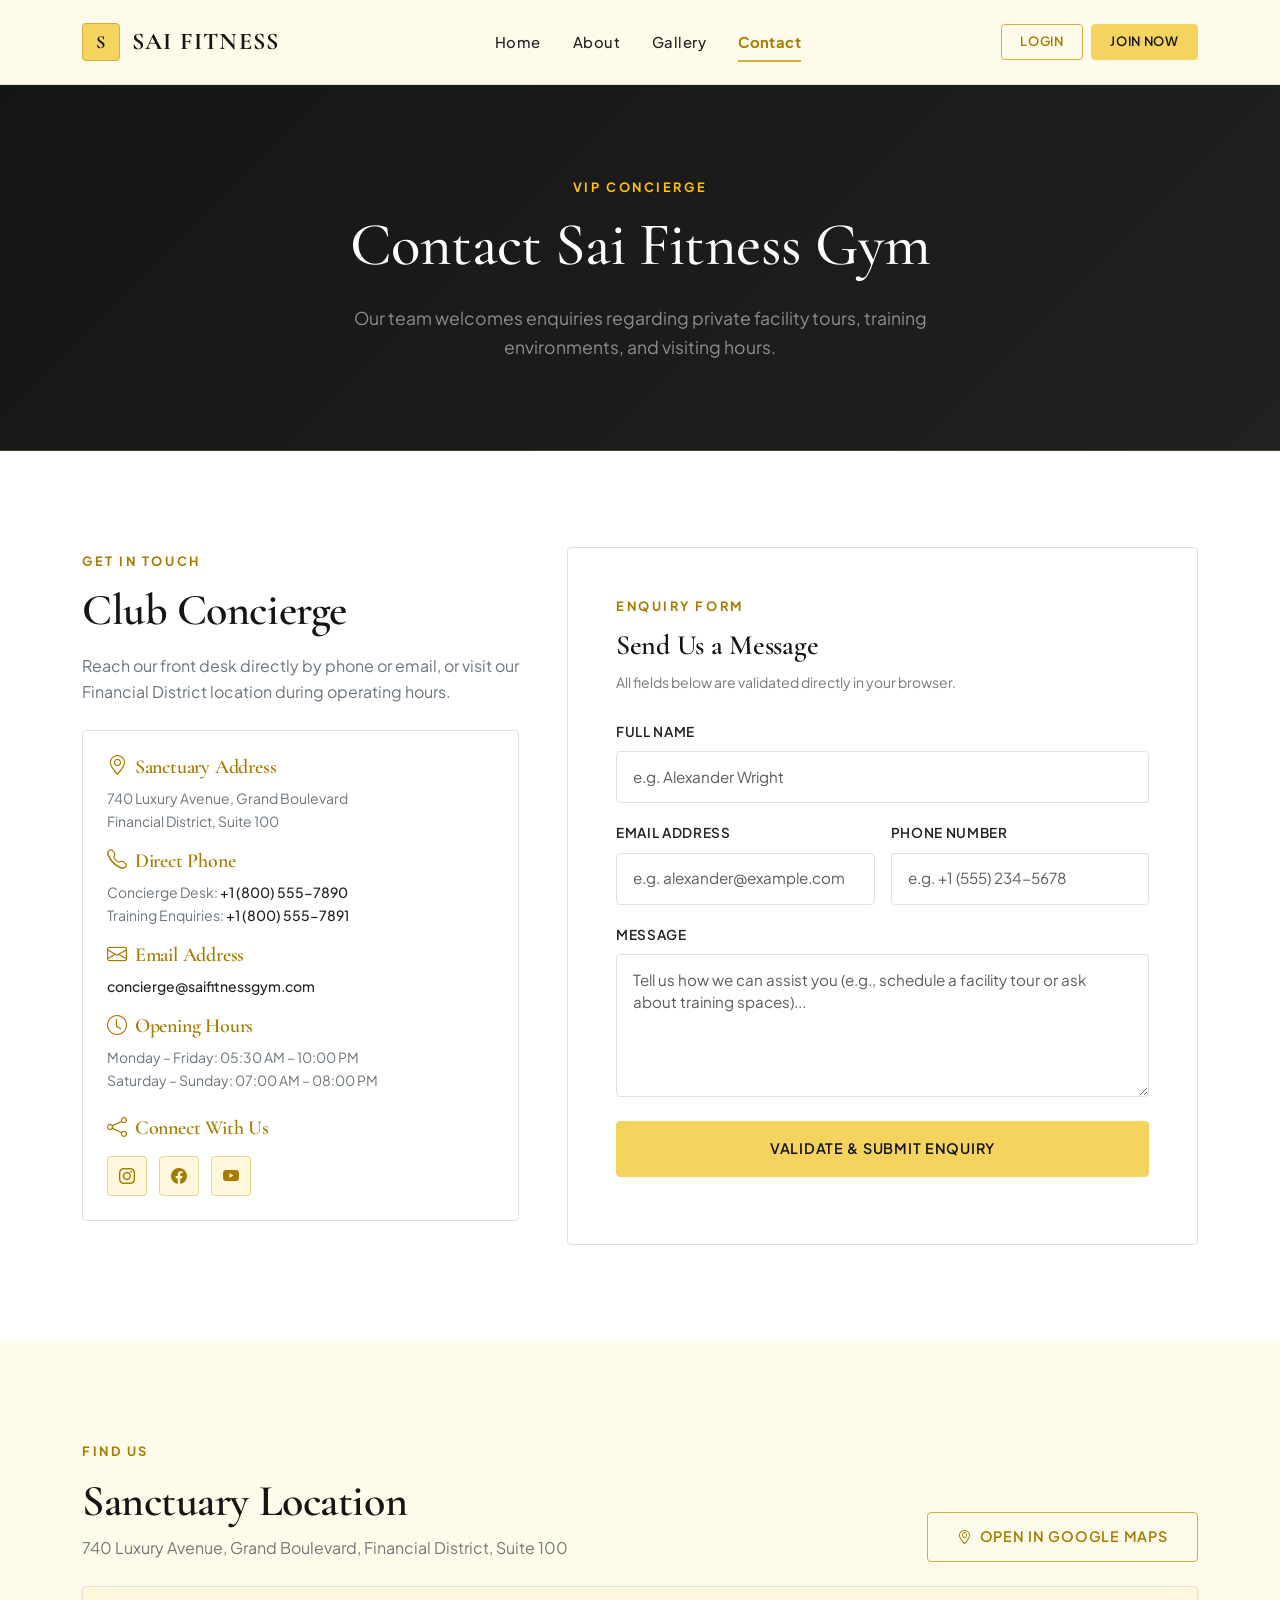
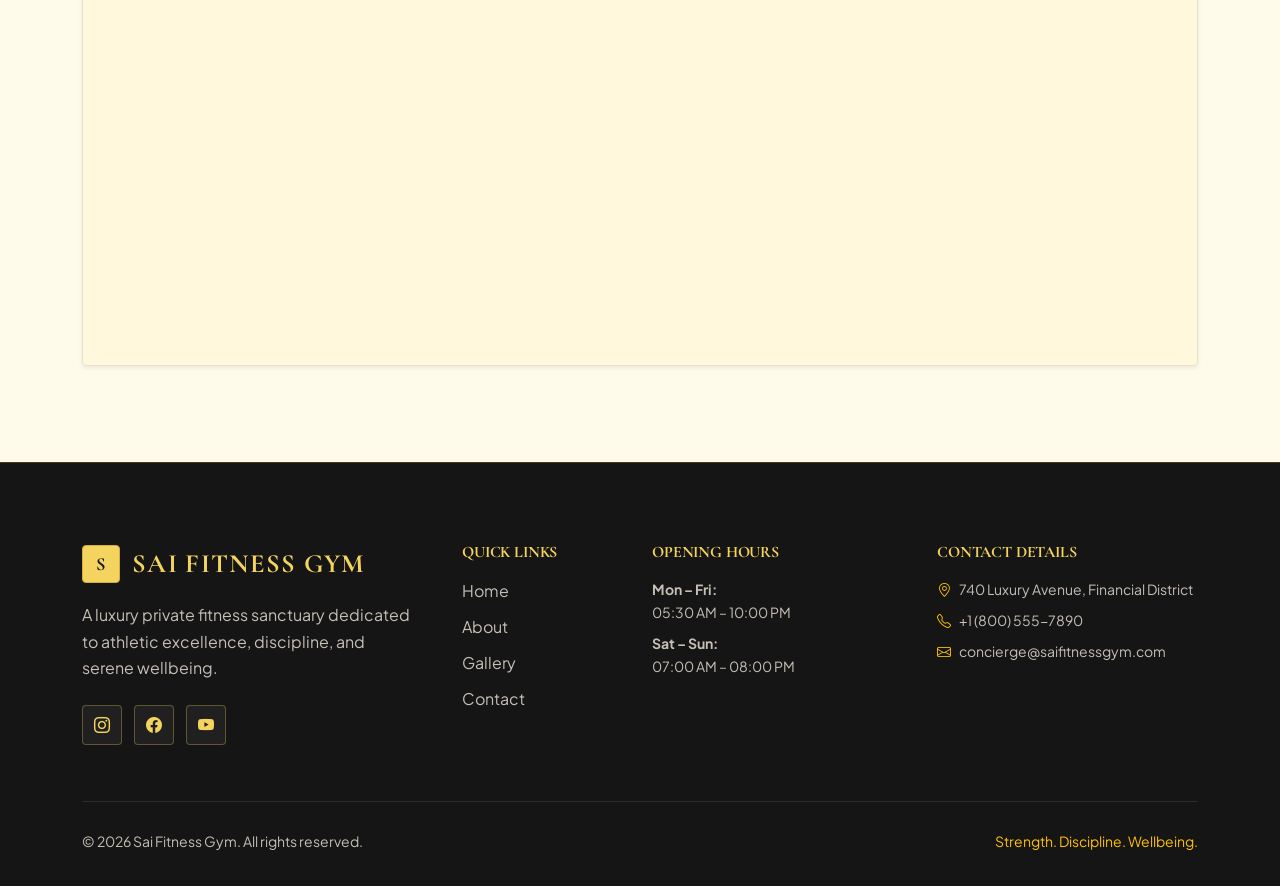
<file: contact.html>
<!DOCTYPE html>
<html lang="en">
<head>
    <meta charset="UTF-8">
    <meta name="viewport" content="width=device-width, initial-scale=1.0">
    <title>Contact Us | Sai Fitness Gym</title>
    <meta name="description" content="Get in touch with Sai Fitness Gym for facility tours, opening hours, location directions, and general enquiries.">

    <!-- Google Fonts -->
    <link rel="preconnect" href="https://fonts.googleapis.com">
    <link rel="preconnect" href="https://fonts.gstatic.com" crossorigin>
    <link href="https://fonts.googleapis.com/css2?family=Cormorant+Garamond:ital,wght@0,400;0,500;0,600;0,700;1,400&family=Plus+Jakarta+Sans:wght@300;400;500;600;700&display=swap" rel="stylesheet">

    <!-- Bootstrap 5 & Bootstrap Icons CSS -->
    <link rel="stylesheet" href="https://cdn.jsdelivr.net/npm/bootstrap@5.3.3/dist/css/bootstrap.min.css">
    <link rel="stylesheet" href="https://cdn.jsdelivr.net/npm/bootstrap-icons@1.11.3/font/bootstrap-icons.min.css">

    <!-- Consolidated Custom CSS -->
    <link rel="icon" type="image/svg+xml" href="data:image/svg+xml,%3Csvg xmlns='http://www.w3.org/2000/svg' viewBox='0 0 64 64'%3E%3Crect width='64' height='64' rx='8' fill='%23F4D35E' stroke='%23D4AF37' stroke-width='3'/%3E%3Ctext x='50%25' y='54%25' dominant-baseline='middle' text-anchor='middle' font-family='Georgia,serif' font-size='38' font-weight='700' fill='%23151515'%3ES%3C/text%3E%3C/svg%3E">
    <link rel="stylesheet" href="css/style.css">

    <!-- Bootstrap 5 JS Bundle & Consolidated Custom JS -->
    <script src="https://cdn.jsdelivr.net/npm/bootstrap@5.3.3/dist/js/bootstrap.bundle.min.js" defer></script>
    <script src="js/main.js" defer></script>
</head>
<body class="bg-pale-yellow">

    <!-- Header Navigation -->
    <header class="sticky-top">
        <nav class="navbar navbar-expand-lg site-navbar py-0" aria-label="Primary Navigation">
            <div class="container">
                <a href="index.html" class="navbar-brand navbar-brand-logo">
                    <span class="brand-emblem-badge">S</span>
                    <span>SAI FITNESS</span>
                </a>

                <button class="navbar-toggler border-0" type="button" data-bs-toggle="collapse" data-bs-target="#saiNavbar" aria-controls="saiNavbar" aria-expanded="false" aria-label="Toggle navigation">
                    <span class="navbar-toggler-icon"></span>
                </button>

                <div class="collapse navbar-collapse" id="saiNavbar">
                    <ul class="navbar-nav mx-auto mb-3 mb-lg-0">
                        <li class="nav-item"><a href="index.html" class="nav-link">Home</a></li>
                        <li class="nav-item"><a href="about.html" class="nav-link">About</a></li>
                        <li class="nav-item"><a href="gallery.html" class="nav-link">Gallery</a></li>
                        <li class="nav-item"><a href="contact.html" class="nav-link active" aria-current="page">Contact</a></li>
                    </ul>

                    <div class="navbar-actions d-flex align-items-center gap-2">
                        <button type="button" class="btn btn-outline-primary btn-sm">Login</button>
                        <button type="button" class="btn btn-primary btn-sm">Join Now</button>
                    </div>
                </div>
            </div>
        </nav>
    </header>

    <main>
        <!-- Page Header -->
        <section class="page-header-section bg-soft-black text-center text-white">
            <div class="container">
                <span class="section-label text-warning">VIP CONCIERGE</span>
                <h1 class="hero-title">Contact Sai Fitness Gym</h1>
                <p class="section-subtitle text-white-50">Our team welcomes enquiries regarding private facility tours, training environments, and visiting hours.</p>
            </div>
        </section>

        <!-- Contact Details & Form Section -->
        <section class="section-padding bg-white">
            <div class="container">
                <div class="row g-5">
                    <!-- Left Info Details -->
                    <div class="col-12 col-lg-5 reveal-on-scroll">
                        <span class="section-label">GET IN TOUCH</span>
                        <h2 class="section-title">Club Concierge</h2>
                        <p class="text-secondary mb-4">Reach our front desk directly by phone or email, or visit our Financial District location during operating hours.</p>

                        <div class="card card-luxury p-4 mb-4">
                            <h3 class="font-heading h5 text-gold-dark mb-2"><i class="bi bi-geo-alt me-2"></i>Sanctuary Address</h3>
                            <p class="small text-secondary mb-3">740 Luxury Avenue, Grand Boulevard<br>Financial District, Suite 100</p>

                            <h3 class="font-heading h5 text-gold-dark mb-2"><i class="bi bi-telephone me-2"></i>Direct Phone</h3>
                            <p class="small text-secondary mb-3">
                                Concierge Desk: <a href="tel:+18005557890" class="contact-info-link">+1 (800) 555-7890</a><br>
                                Training Enquiries: <a href="tel:+18005557891" class="contact-info-link">+1 (800) 555-7891</a>
                            </p>

                            <h3 class="font-heading h5 text-gold-dark mb-2"><i class="bi bi-envelope me-2"></i>Email Address</h3>
                            <p class="small text-secondary mb-3">
                                <a href="mailto:concierge@saifitnessgym.com" class="contact-info-link">concierge@saifitnessgym.com</a>
                            </p>

                            <h3 class="font-heading h5 text-gold-dark mb-2"><i class="bi bi-clock me-2"></i>Opening Hours</h3>
                            <p class="small text-secondary mb-4">
                                Monday – Friday: 05:30 AM – 10:00 PM<br>
                                Saturday – Sunday: 07:00 AM – 08:00 PM
                            </p>

                            <h3 class="font-heading h5 text-gold-dark mb-3"><i class="bi bi-share me-2"></i>Connect With Us</h3>
                            <div class="social-links-row" aria-label="Sai Fitness Social Links">
                                <a href="https://www.instagram.com/" target="_blank" rel="noopener noreferrer" class="social-icon-btn" aria-label="Instagram"><i class="bi bi-instagram"></i></a>
                                <a href="https://www.facebook.com/" target="_blank" rel="noopener noreferrer" class="social-icon-btn" aria-label="Facebook"><i class="bi bi-facebook"></i></a>
                                <a href="https://www.youtube.com/" target="_blank" rel="noopener noreferrer" class="social-icon-btn" aria-label="YouTube"><i class="bi bi-youtube"></i></a>
                            </div>
                        </div>
                    </div>

                    <!-- Right Contact Form -->
                    <div class="col-12 col-lg-7 reveal-on-scroll">
                        <div class="card card-luxury p-4 p-md-5 h-100">
                            <span class="section-label">ENQUIRY FORM</span>
                            <h3 class="font-heading h3 mb-2">Send Us a Message</h3>
                            <p class="text-brand-muted small mb-4">All fields below are validated directly in your browser.</p>

                            <div id="contact-feedback" class="form-success-banner d-none" role="status" aria-live="polite">
                                <h4 class="font-heading h5 mb-1"><i class="bi bi-check-circle-fill text-gold-dark me-2"></i>Frontend Validation Complete</h4>
                                <p class="small mb-2">Thank you, <strong class="feedback-name">Guest</strong>. Your enquiry details were validated successfully in this static frontend preview.</p>
                                <p class="small text-brand-muted mb-0">Because this website has no backend server, no message was transmitted or stored. To reach our team directly, please call <a href="tel:+18005557890" class="contact-info-link">+1 (800) 555-7890</a> or email <a href="mailto:concierge@saifitnessgym.com" class="contact-info-link">concierge@saifitnessgym.com</a>.</p>
                            </div>

                            <form id="contact-form" novalidate>
                                <div class="mb-3">
                                    <label for="contact-name" class="form-label">Full Name</label>
                                    <input type="text" id="contact-name" name="name" class="form-control" placeholder="e.g. Alexander Wright" autocomplete="name" required>
                                </div>

                                <div class="row g-3 mb-3">
                                    <div class="col-12 col-md-6">
                                        <label for="contact-email" class="form-label">Email Address</label>
                                        <input type="email" id="contact-email" name="email" class="form-control" placeholder="e.g. alexander@example.com" autocomplete="email" required>
                                    </div>
                                    <div class="col-12 col-md-6">
                                        <label for="contact-phone" class="form-label">Phone Number</label>
                                        <input type="tel" id="contact-phone" name="phone" class="form-control" placeholder="e.g. +1 (555) 234-5678" autocomplete="tel" required>
                                    </div>
                                </div>

                                <div class="mb-4">
                                    <label for="contact-message" class="form-label">Message</label>
                                    <textarea id="contact-message" name="message" class="form-control" rows="5" placeholder="Tell us how we can assist you (e.g., schedule a facility tour or ask about training spaces)..." required></textarea>
                                </div>

                                <button type="submit" class="btn btn-primary w-100 py-3">Validate &amp; Submit Enquiry</button>
                            </form>
                        </div>
                    </div>
                </div>
            </div>
        </section>

        <!-- Google Maps Location Section -->
        <section id="location-map" class="section-padding bg-pale-yellow">
            <div class="container">
                <div class="d-flex flex-column flex-md-row justify-content-between align-items-md-end gap-3 mb-4 reveal-on-scroll">
                    <div>
                        <span class="section-label">FIND US</span>
                        <h2 class="section-title mb-2">Sanctuary Location</h2>
                        <p class="text-brand-muted mb-0">740 Luxury Avenue, Grand Boulevard, Financial District, Suite 100</p>
                    </div>
                    <a href="https://www.google.com/maps/search/?api=1&query=740+Luxury+Avenue+Financial+District" target="_blank" rel="noopener noreferrer" class="btn btn-outline-primary flex-shrink-0">
                        <i class="bi bi-geo-alt me-1"></i> Open in Google Maps
                    </a>
                </div>

                <div class="map-embed-wrapper shadow-sm reveal-on-scroll">
                    <iframe
                        class="map-embed-frame"
                        title="Sai Fitness Gym Location Map"
                        src="https://maps.google.com/maps?q=Financial+District&t=&z=15&ie=UTF8&iwloc=&output=embed"
                        loading="lazy"
                        referrerpolicy="no-referrer-when-downgrade"
                        allowfullscreen>
                    </iframe>
                </div>
            </div>
        </section>
    </main>

    <!-- Bootstrap Modal Confirmation (Frontend Only) -->
    <div class="modal fade" id="thankYouModal" tabindex="-1" aria-labelledby="thankYouModalTitle" aria-hidden="true">
        <div class="modal-dialog modal-dialog-centered">
            <div class="modal-content">
                <div class="modal-header">
                    <h5 class="modal-title" id="thankYouModalTitle">Frontend Form Confirmation</h5>
                    <button type="button" class="btn-close" data-bs-dismiss="modal" aria-label="Close"></button>
                </div>
                <div class="modal-body text-center p-4">
                    <div class="display-4 text-warning mb-3"><i class="bi bi-check-circle-fill"></i></div>
                    <h4 class="font-heading mb-2">Thank you, <span id="modal-sender-name">Guest</span>.</h4>
                    <p class="text-secondary small mb-2">Your contact details passed frontend validation successfully.</p>
                    <p class="text-muted small mb-0">Note: This static website does not connect to a backend server or store submissions. To contact our concierge directly, call <strong>+1 (800) 555-7890</strong> or write to <strong>concierge@saifitnessgym.com</strong>.</p>
                </div>
                <div class="modal-footer">
                    <a href="mailto:concierge@saifitnessgym.com" class="btn btn-outline-primary btn-sm">Email Directly</a>
                    <button type="button" class="btn btn-gold btn-sm" data-bs-dismiss="modal">Done</button>
                </div>
            </div>
        </div>
    </div>

    <!-- Consistent Footer -->
    <footer class="site-footer">
        <div class="container">
            <div class="row g-4">
                <div class="col-12 col-md-6 col-lg-4">
                    <a href="index.html" class="footer-brand">
                        <span class="brand-emblem-badge">S</span>
                        <span>SAI FITNESS GYM</span>
                    </a>
                    <p class="pe-lg-4 mb-4">A luxury private fitness sanctuary dedicated to athletic excellence, discipline, and serene wellbeing.</p>
                    <div class="social-links-row" aria-label="Social Media">
                        <a href="https://www.instagram.com/" target="_blank" rel="noopener noreferrer" class="social-icon-btn" aria-label="Sai Fitness on Instagram"><i class="bi bi-instagram"></i></a>
                        <a href="https://www.facebook.com/" target="_blank" rel="noopener noreferrer" class="social-icon-btn" aria-label="Sai Fitness on Facebook"><i class="bi bi-facebook"></i></a>
                        <a href="https://www.youtube.com/" target="_blank" rel="noopener noreferrer" class="social-icon-btn" aria-label="Sai Fitness on YouTube"><i class="bi bi-youtube"></i></a>
                    </div>
                </div>

                <div class="col-6 col-md-6 col-lg-2">
                    <h4 class="h6 text-uppercase fw-bold mb-3">Quick Links</h4>
                    <ul class="footer-link-list">
                        <li><a href="index.html">Home</a></li>
                        <li><a href="about.html">About</a></li>
                        <li><a href="gallery.html">Gallery</a></li>
                        <li><a href="contact.html">Contact</a></li>
                    </ul>
                </div>

                <div class="col-6 col-md-6 col-lg-3">
                    <h4 class="h6 text-uppercase fw-bold mb-3">Opening Hours</h4>
                    <p class="small mb-2"><strong>Mon – Fri:</strong><br>05:30 AM – 10:00 PM</p>
                    <p class="small mb-0"><strong>Sat – Sun:</strong><br>07:00 AM – 08:00 PM</p>
                </div>

                <div class="col-12 col-md-6 col-lg-3">
                    <h4 class="h6 text-uppercase fw-bold mb-3">Contact Details</h4>
                    <p class="small mb-2"><i class="bi bi-geo-alt me-2 text-warning"></i>740 Luxury Avenue, Financial District</p>
                    <p class="small mb-2"><i class="bi bi-telephone me-2 text-warning"></i><a href="tel:+18005557890">+1 (800) 555-7890</a></p>
                    <p class="small mb-0"><i class="bi bi-envelope me-2 text-warning"></i><a href="mailto:concierge@saifitnessgym.com">concierge@saifitnessgym.com</a></p>
                </div>
            </div>

            <div class="footer-divider d-flex flex-column flex-md-row justify-content-between align-items-center gap-3">
                <p class="small mb-0">&copy; 2026 Sai Fitness Gym. All rights reserved.</p>
                <p class="small mb-0 text-warning">Strength. Discipline. Wellbeing.</p>
            </div>
        </div>
    </footer>

</body>
</html>
</file>
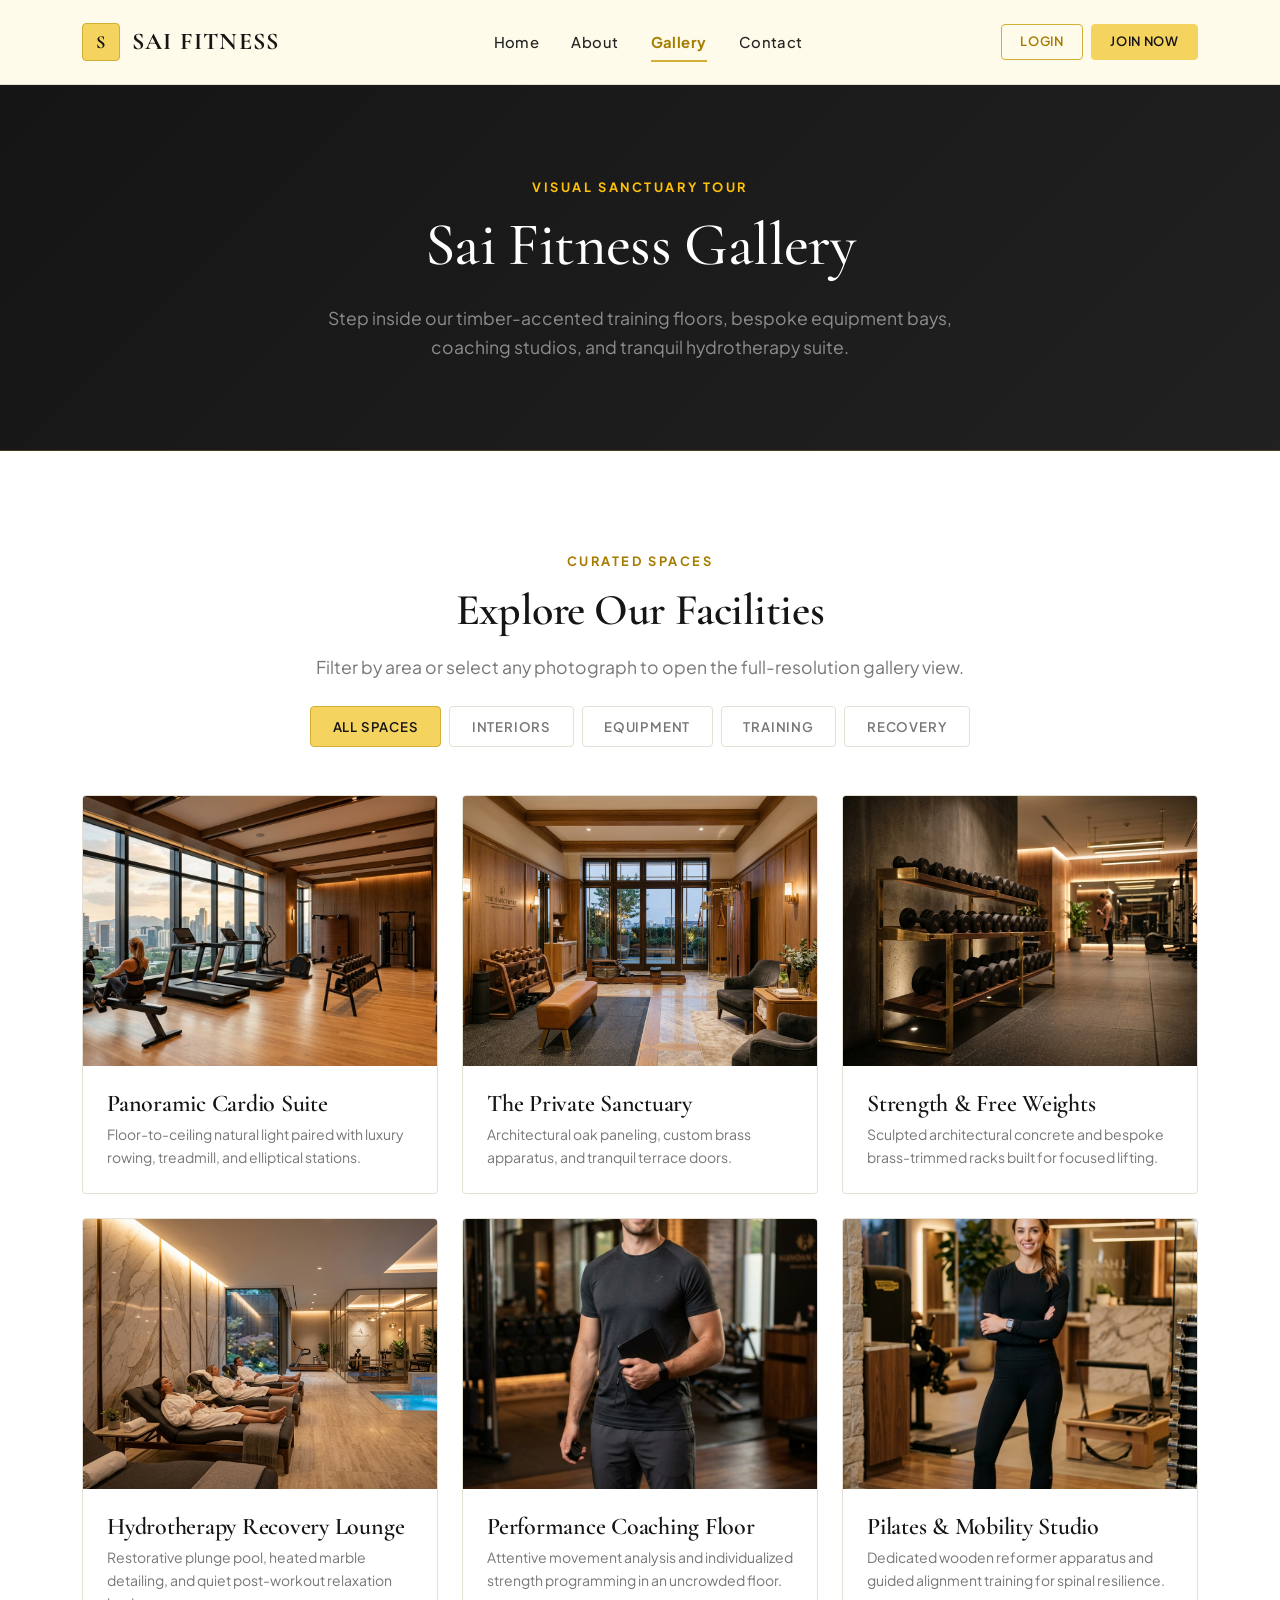
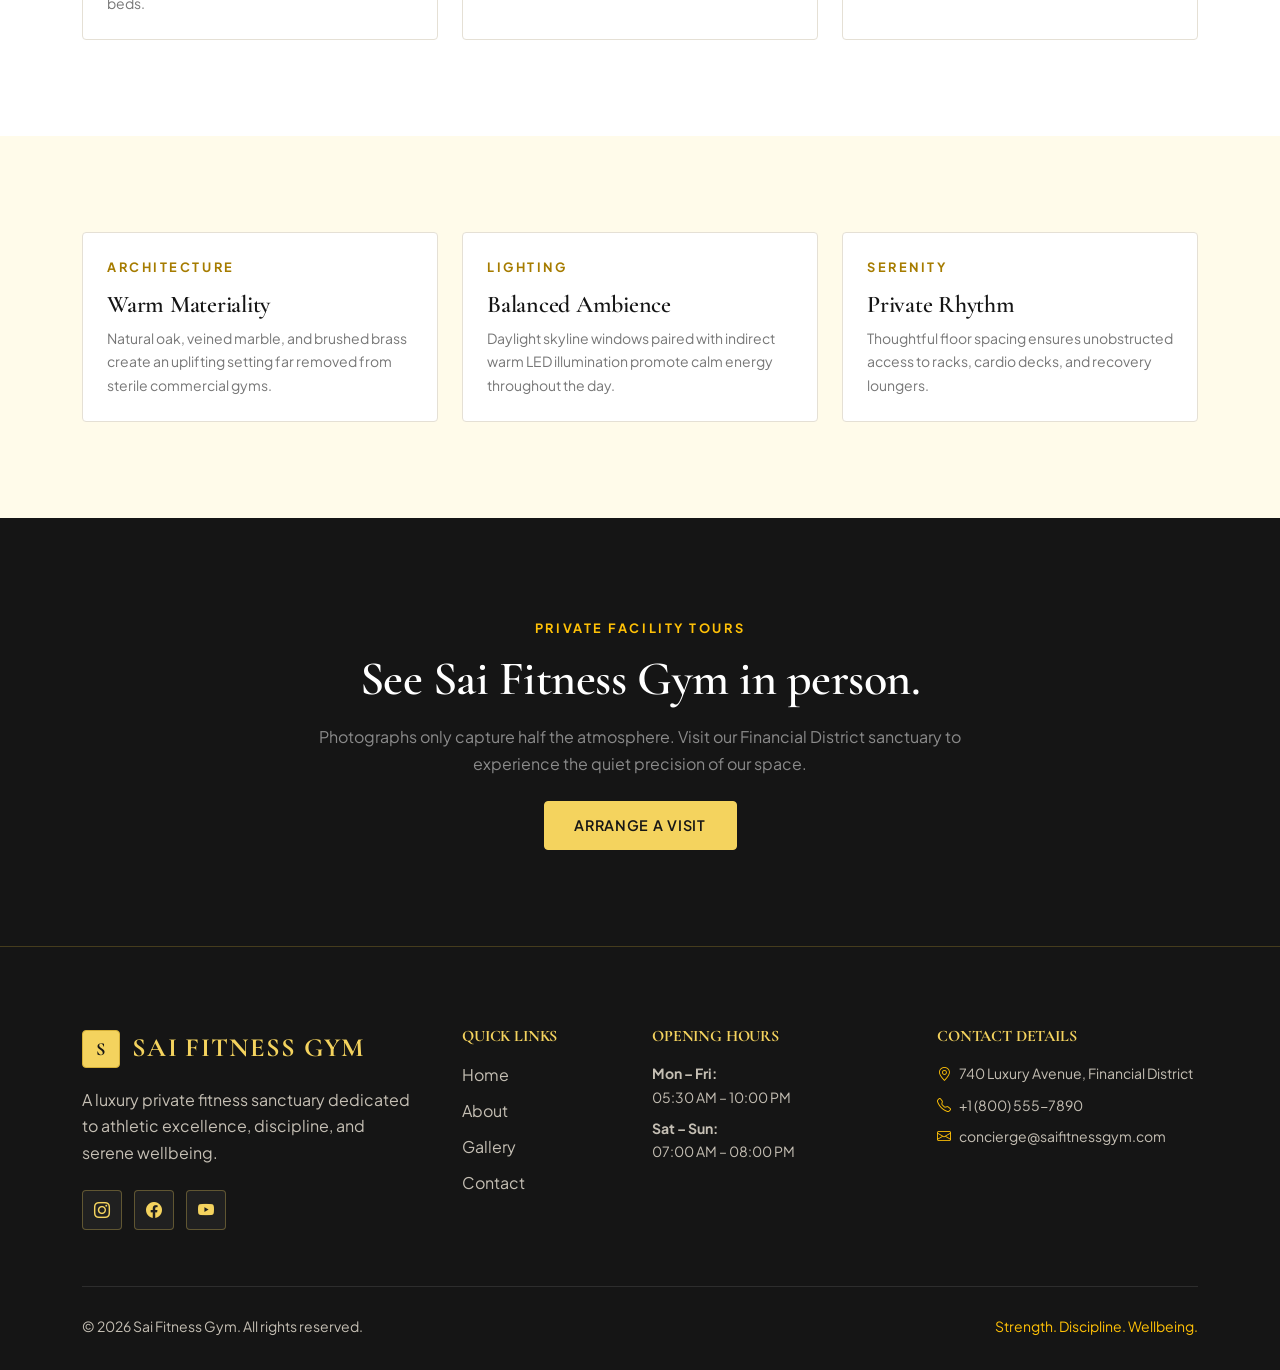
<file: gallery.html>
<!DOCTYPE html>
<html lang="en">
<head>
    <meta charset="UTF-8">
    <meta name="viewport" content="width=device-width, initial-scale=1.0">
    <title>Gallery | Sai Fitness Gym</title>
    <meta name="description" content="Explore the Sai Fitness Gym photo gallery showcasing our luxury interiors, strength equipment, coaching spaces, and hydrotherapy recovery lounge.">

    <!-- Google Fonts -->
    <link rel="preconnect" href="https://fonts.googleapis.com">
    <link rel="preconnect" href="https://fonts.gstatic.com" crossorigin>
    <link href="https://fonts.googleapis.com/css2?family=Cormorant+Garamond:ital,wght@0,400;0,500;0,600;0,700;1,400&family=Plus+Jakarta+Sans:wght@300;400;500;600;700&display=swap" rel="stylesheet">

    <!-- Bootstrap 5 & Bootstrap Icons CSS -->
    <link rel="stylesheet" href="https://cdn.jsdelivr.net/npm/bootstrap@5.3.3/dist/css/bootstrap.min.css">
    <link rel="stylesheet" href="https://cdn.jsdelivr.net/npm/bootstrap-icons@1.11.3/font/bootstrap-icons.min.css">

    <!-- Consolidated Custom CSS -->
    <link rel="icon" type="image/svg+xml" href="data:image/svg+xml,%3Csvg xmlns='http://www.w3.org/2000/svg' viewBox='0 0 64 64'%3E%3Crect width='64' height='64' rx='8' fill='%23F4D35E' stroke='%23D4AF37' stroke-width='3'/%3E%3Ctext x='50%25' y='54%25' dominant-baseline='middle' text-anchor='middle' font-family='Georgia,serif' font-size='38' font-weight='700' fill='%23151515'%3ES%3C/text%3E%3C/svg%3E">
    <link rel="stylesheet" href="css/style.css">

    <!-- Bootstrap 5 JS Bundle & Consolidated Custom JS -->
    <script src="https://cdn.jsdelivr.net/npm/bootstrap@5.3.3/dist/js/bootstrap.bundle.min.js" defer></script>
    <script src="js/main.js" defer></script>
</head>
<body class="bg-pale-yellow">

    <!-- Header Navigation -->
    <header class="sticky-top">
        <nav class="navbar navbar-expand-lg site-navbar py-0" aria-label="Primary Navigation">
            <div class="container">
                <a href="index.html" class="navbar-brand navbar-brand-logo">
                    <span class="brand-emblem-badge">S</span>
                    <span>SAI FITNESS</span>
                </a>

                <button class="navbar-toggler border-0" type="button" data-bs-toggle="collapse" data-bs-target="#saiNavbar" aria-controls="saiNavbar" aria-expanded="false" aria-label="Toggle navigation">
                    <span class="navbar-toggler-icon"></span>
                </button>

                <div class="collapse navbar-collapse" id="saiNavbar">
                    <ul class="navbar-nav mx-auto mb-3 mb-lg-0">
                        <li class="nav-item"><a href="index.html" class="nav-link">Home</a></li>
                        <li class="nav-item"><a href="about.html" class="nav-link">About</a></li>
                        <li class="nav-item"><a href="gallery.html" class="nav-link active" aria-current="page">Gallery</a></li>
                        <li class="nav-item"><a href="contact.html" class="nav-link">Contact</a></li>
                    </ul>

                    <div class="navbar-actions d-flex align-items-center gap-2">
                        <button type="button" class="btn btn-outline-primary btn-sm">Login</button>
                        <button type="button" class="btn btn-primary btn-sm">Join Now</button>
                    </div>
                </div>
            </div>
        </nav>
    </header>

    <main>
        <!-- Page Header -->
        <section class="page-header-section bg-soft-black text-center text-white">
            <div class="container">
                <span class="section-label text-warning">VISUAL SANCTUARY TOUR</span>
                <h1 class="hero-title">Sai Fitness Gallery</h1>
                <p class="section-subtitle text-white-50">Step inside our timber-accented training floors, bespoke equipment bays, coaching studios, and tranquil hydrotherapy suite.</p>
            </div>
        </section>

        <!-- Gallery Filter & Grid Section -->
        <section class="section-padding bg-white">
            <div class="container">
                <div class="text-center mb-4">
                    <span class="section-label">CURATED SPACES</span>
                    <h2 class="section-title">Explore Our Facilities</h2>
                    <p class="section-subtitle">Filter by area or select any photograph to open the full-resolution gallery view.</p>
                </div>

                <!-- Category Filter Controls -->
                <div class="d-flex flex-wrap justify-content-center gap-2 mb-5" role="group" aria-label="Filter gallery images by category">
                    <button type="button" class="filter-btn active" data-filter="all" aria-pressed="true">All Spaces</button>
                    <button type="button" class="filter-btn" data-filter="interior" aria-pressed="false">Interiors</button>
                    <button type="button" class="filter-btn" data-filter="equipment" aria-pressed="false">Equipment</button>
                    <button type="button" class="filter-btn" data-filter="training" aria-pressed="false">Training</button>
                    <button type="button" class="filter-btn" data-filter="recovery" aria-pressed="false">Recovery</button>
                </div>

                <!-- Responsive Gallery Grid -->
                <div class="row g-4" id="gallery-grid">
                    <!-- Item 1 -->
                    <div class="col-12 col-md-6 col-lg-4 gallery-item reveal-on-scroll" data-category="interior equipment training">
                        <article class="gallery-card gallery-trigger" role="button" tabindex="0" data-image="assets/images/hero.jpg" data-title="Panoramic Cardio &amp; Rowing Suite" data-description="Timber-framed cardio hall overlooking city greenery with precision water rowers, treadmills, and cable systems.">
                            <div class="gallery-media">
                                <img src="assets/images/hero.jpg" alt="Panoramic cardio suite with athlete rowing beside floor-to-ceiling skyline windows" class="gallery-img">
                                <div class="gallery-overlay">
                                    <span class="badge badge-yellow">Interior &amp; Cardio</span>
                                    <span class="gallery-zoom-badge" aria-hidden="true"><i class="bi bi-arrows-fullscreen"></i></span>
                                </div>
                            </div>
                            <div class="p-4">
                                <h3 class="font-heading h4 mb-1">Panoramic Cardio Suite</h3>
                                <p class="text-brand-muted small mb-0">Floor-to-ceiling natural light paired with luxury rowing, treadmill, and elliptical stations.</p>
                            </div>
                        </article>
                    </div>

                    <!-- Item 2 -->
                    <div class="col-12 col-md-6 col-lg-4 gallery-item reveal-on-scroll" data-category="interior equipment">
                        <article class="gallery-card gallery-trigger" role="button" tabindex="0" data-image="assets/images/about.jpg" data-title="The Private Sanctuary Studio" data-description="Warm oak-paneled training lounge featuring handcrafted wood dumbbells, leather bench, water rower, and brass cable trainer.">
                            <div class="gallery-media">
                                <img src="assets/images/about.jpg" alt="Oak-paneled private training sanctuary with wooden dumbbells and brass cable machine" class="gallery-img">
                                <div class="gallery-overlay">
                                    <span class="badge badge-yellow">Private Studio</span>
                                    <span class="gallery-zoom-badge" aria-hidden="true"><i class="bi bi-arrows-fullscreen"></i></span>
                                </div>
                            </div>
                            <div class="p-4">
                                <h3 class="font-heading h4 mb-1">The Private Sanctuary</h3>
                                <p class="text-brand-muted small mb-0">Architectural oak paneling, custom brass apparatus, and tranquil terrace doors.</p>
                            </div>
                        </article>
                    </div>

                    <!-- Item 3 -->
                    <div class="col-12 col-md-6 col-lg-4 gallery-item reveal-on-scroll" data-category="equipment training">
                        <article class="gallery-card gallery-trigger" role="button" tabindex="0" data-image="assets/images/strength.jpg" data-title="Strength &amp; Free Weights Hall" data-description="Calibrated matte black dumbbells arranged on custom walnut and brushed-brass racks beneath warm linear lighting.">
                            <div class="gallery-media">
                                <img src="assets/images/strength.jpg" alt="Matte black dumbbells on brass and walnut racks with warm gallery lighting" class="gallery-img">
                                <div class="gallery-overlay">
                                    <span class="badge badge-yellow">Strength Equipment</span>
                                    <span class="gallery-zoom-badge" aria-hidden="true"><i class="bi bi-arrows-fullscreen"></i></span>
                                </div>
                            </div>
                            <div class="p-4">
                                <h3 class="font-heading h4 mb-1">Strength &amp; Free Weights</h3>
                                <p class="text-brand-muted small mb-0">Sculpted architectural concrete and bespoke brass-trimmed racks built for focused lifting.</p>
                            </div>
                        </article>
                    </div>

                    <!-- Item 4 -->
                    <div class="col-12 col-md-6 col-lg-4 gallery-item reveal-on-scroll" data-category="interior recovery">
                        <article class="gallery-card gallery-trigger" role="button" tabindex="0" data-image="assets/images/wellness.jpg" data-title="Hydrotherapy &amp; Recovery Lounge" data-description="Marble-accented recovery suite featuring an indoor plunge pool, plush loungers, and peaceful courtyard garden views.">
                            <div class="gallery-media">
                                <img src="assets/images/wellness.jpg" alt="Luxury marble spa and hydrotherapy plunge pool lounge" class="gallery-img">
                                <div class="gallery-overlay">
                                    <span class="badge badge-yellow">Wellness &amp; Recovery</span>
                                    <span class="gallery-zoom-badge" aria-hidden="true"><i class="bi bi-arrows-fullscreen"></i></span>
                                </div>
                            </div>
                            <div class="p-4">
                                <h3 class="font-heading h4 mb-1">Hydrotherapy Recovery Lounge</h3>
                                <p class="text-brand-muted small mb-0">Restorative plunge pool, heated marble detailing, and quiet post-workout relaxation beds.</p>
                            </div>
                        </article>
                    </div>

                    <!-- Item 5 -->
                    <div class="col-12 col-md-6 col-lg-4 gallery-item reveal-on-scroll" data-category="training">
                        <article class="gallery-card gallery-trigger" role="button" tabindex="0" data-image="assets/images/trainer1.jpg" data-title="Performance Coaching &amp; Strength Floor" data-description="Dedicated 1-on-1 strength coaching in our warm brick-and-timber athletic hall.">
                            <div class="gallery-media">
                                <img src="assets/images/trainer1.jpg" alt="Personal strength coach in dark athletic attire inside brick and wood gym" class="gallery-img">
                                <div class="gallery-overlay">
                                    <span class="badge badge-yellow">Personal Coaching</span>
                                    <span class="gallery-zoom-badge" aria-hidden="true"><i class="bi bi-arrows-fullscreen"></i></span>
                                </div>
                            </div>
                            <div class="p-4">
                                <h3 class="font-heading h4 mb-1">Performance Coaching Floor</h3>
                                <p class="text-brand-muted small mb-0">Attentive movement analysis and individualized strength programming in an uncrowded floor.</p>
                            </div>
                        </article>
                    </div>

                    <!-- Item 6 -->
                    <div class="col-12 col-md-6 col-lg-4 gallery-item reveal-on-scroll" data-category="training recovery equipment">
                        <article class="gallery-card gallery-trigger" role="button" tabindex="0" data-image="assets/images/trainer2.jpg" data-title="Pilates Reformer &amp; Mobility Studio" data-description="Sunlit studio space with wooden Pilates reformer, selectorized machines, and free weights for holistic alignment.">
                            <div class="gallery-media">
                                <img src="assets/images/trainer2.jpg" alt="Mobility coach inside sunlit wellness studio with Pilates reformer and dumbbells" class="gallery-img">
                                <div class="gallery-overlay">
                                    <span class="badge badge-yellow">Mobility &amp; Pilates</span>
                                    <span class="gallery-zoom-badge" aria-hidden="true"><i class="bi bi-arrows-fullscreen"></i></span>
                                </div>
                            </div>
                            <div class="p-4">
                                <h3 class="font-heading h4 mb-1">Pilates &amp; Mobility Studio</h3>
                                <p class="text-brand-muted small mb-0">Dedicated wooden reformer apparatus and guided alignment training for spinal resilience.</p>
                            </div>
                        </article>
                    </div>
                </div>
            </div>
        </section>

        <!-- Atmosphere Highlights -->
        <section class="section-padding bg-pale-yellow">
            <div class="container">
                <div class="row g-4">
                    <div class="col-12 col-md-4 reveal-on-scroll">
                        <div class="card card-luxury p-4 h-100">
                            <span class="section-label">ARCHITECTURE</span>
                            <h3 class="font-heading h4 mb-2">Warm Materiality</h3>
                            <p class="text-brand-muted small mb-0">Natural oak, veined marble, and brushed brass create an uplifting setting far removed from sterile commercial gyms.</p>
                        </div>
                    </div>

                    <div class="col-12 col-md-4 reveal-on-scroll">
                        <div class="card card-luxury p-4 h-100">
                            <span class="section-label">LIGHTING</span>
                            <h3 class="font-heading h4 mb-2">Balanced Ambience</h3>
                            <p class="text-brand-muted small mb-0">Daylight skyline windows paired with indirect warm LED illumination promote calm energy throughout the day.</p>
                        </div>
                    </div>

                    <div class="col-12 col-md-4 reveal-on-scroll">
                        <div class="card card-luxury p-4 h-100">
                            <span class="section-label">SERENITY</span>
                            <h3 class="font-heading h4 mb-2">Private Rhythm</h3>
                            <p class="text-brand-muted small mb-0">Thoughtful floor spacing ensures unobstructed access to racks, cardio decks, and recovery loungers.</p>
                        </div>
                    </div>
                </div>
            </div>
        </section>

        <!-- Final CTA -->
        <section class="section-padding bg-soft-black text-center text-white">
            <div class="container">
                <span class="section-label text-warning">PRIVATE FACILITY TOURS</span>
                <h2 class="text-white display-5 font-heading mb-3">See Sai Fitness Gym in person.</h2>
                <p class="text-white-50 max-w-680 mb-4">Photographs only capture half the atmosphere. Visit our Financial District sanctuary to experience the quiet precision of our space.</p>
                <a href="contact.html" class="btn btn-primary btn-lg">Arrange a Visit</a>
            </div>
        </section>
    </main>

    <!-- Consistent Footer -->
    <footer class="site-footer">
        <div class="container">
            <div class="row g-4">
                <div class="col-12 col-md-6 col-lg-4">
                    <a href="index.html" class="footer-brand">
                        <span class="brand-emblem-badge">S</span>
                        <span>SAI FITNESS GYM</span>
                    </a>
                    <p class="pe-lg-4 mb-4">A luxury private fitness sanctuary dedicated to athletic excellence, discipline, and serene wellbeing.</p>
                    <div class="social-links-row" aria-label="Social Media">
                        <a href="https://www.instagram.com/" target="_blank" rel="noopener noreferrer" class="social-icon-btn" aria-label="Sai Fitness on Instagram"><i class="bi bi-instagram"></i></a>
                        <a href="https://www.facebook.com/" target="_blank" rel="noopener noreferrer" class="social-icon-btn" aria-label="Sai Fitness on Facebook"><i class="bi bi-facebook"></i></a>
                        <a href="https://www.youtube.com/" target="_blank" rel="noopener noreferrer" class="social-icon-btn" aria-label="Sai Fitness on YouTube"><i class="bi bi-youtube"></i></a>
                    </div>
                </div>

                <div class="col-6 col-md-6 col-lg-2">
                    <h4 class="h6 text-uppercase fw-bold mb-3">Quick Links</h4>
                    <ul class="footer-link-list">
                        <li><a href="index.html">Home</a></li>
                        <li><a href="about.html">About</a></li>
                        <li><a href="gallery.html">Gallery</a></li>
                        <li><a href="contact.html">Contact</a></li>
                    </ul>
                </div>

                <div class="col-6 col-md-6 col-lg-3">
                    <h4 class="h6 text-uppercase fw-bold mb-3">Opening Hours</h4>
                    <p class="small mb-2"><strong>Mon – Fri:</strong><br>05:30 AM – 10:00 PM</p>
                    <p class="small mb-0"><strong>Sat – Sun:</strong><br>07:00 AM – 08:00 PM</p>
                </div>

                <div class="col-12 col-md-6 col-lg-3">
                    <h4 class="h6 text-uppercase fw-bold mb-3">Contact Details</h4>
                    <p class="small mb-2"><i class="bi bi-geo-alt me-2 text-warning"></i>740 Luxury Avenue, Financial District</p>
                    <p class="small mb-2"><i class="bi bi-telephone me-2 text-warning"></i><a href="tel:+18005557890">+1 (800) 555-7890</a></p>
                    <p class="small mb-0"><i class="bi bi-envelope me-2 text-warning"></i><a href="mailto:concierge@saifitnessgym.com">concierge@saifitnessgym.com</a></p>
                </div>
            </div>

            <div class="footer-divider d-flex flex-column flex-md-row justify-content-between align-items-center gap-3">
                <p class="small mb-0">&copy; 2026 Sai Fitness Gym. All rights reserved.</p>
                <p class="small mb-0 text-warning">Strength. Discipline. Wellbeing.</p>
            </div>
        </div>
    </footer>

</body>
</html>
</file>
<file: css/style.css>
/* ==========================================================================
   Sai Fitness Gym - Consolidated Stylesheet (css/style.css)
   Luxury Light-Yellow, Warm-Gold & Soft-Black Design System
   ========================================================================== */

:root {
    /* Sai Fitness Light-Yellow / Warm-Gold Palette (Fixed Identity) */
    --color-primary-yellow: #F4D35E;
    --color-soft-cream: #FFF8DC;
    --color-pale-yellow: #FFFBEA;
    --color-gold: #D4AF37;
    --color-gold-dark: #A67C00;
    --color-charcoal: #222222;
    --color-soft-black: #151515;
    --color-white: #FFFFFF;
    --color-light-gray: #F5F5F5;
    --color-border: #E5E0D5;
    --color-muted: #777777;
    --color-error: #B42318;

    /* Typography */
    --font-heading: 'Cormorant Garamond', Georgia, serif;
    --font-body: 'Plus Jakarta Sans', -apple-system, BlinkMacSystemFont, 'Segoe UI', Roboto, sans-serif;

    /* Layout & Transitions */
    --header-height: 85px;
    --radius-sm: 4px;
    --radius-md: 8px;
    --radius-lg: 12px;
    --transition-fast: 0.2s ease;
    --transition-normal: 0.3s ease;
}

/* --- Base Typography & Reset Overrides --- */
html {
    scroll-behavior: smooth;
    scroll-padding-top: var(--header-height);
}

body {
    font-family: var(--font-body);
    background-color: var(--color-pale-yellow);
    color: var(--color-charcoal);
    line-height: 1.65;
    -webkit-font-smoothing: antialiased;
    overflow-x: hidden;
}

h1, h2, h3, h4, h5, h6, .font-heading {
    font-family: var(--font-heading);
    font-weight: 600;
    color: var(--color-soft-black);
    letter-spacing: -0.01em;
}

a {
    color: inherit;
    text-decoration: none;
    transition: color var(--transition-fast);
}

a:hover {
    color: var(--color-gold-dark);
}

img {
    max-width: 100%;
}

/* --- Brand Background, Text & Border Utilities --- */
.bg-pale-yellow { background-color: var(--color-pale-yellow) !important; }
.bg-soft-cream { background-color: var(--color-soft-cream) !important; }
.bg-soft-black { background-color: var(--color-soft-black) !important; color: var(--color-white) !important; }
.bg-brand-yellow { background-color: var(--color-primary-yellow) !important; color: var(--color-charcoal) !important; }

.text-gold { color: var(--color-gold) !important; }
.text-gold-dark { color: var(--color-gold-dark) !important; }
.text-charcoal { color: var(--color-charcoal) !important; }
.text-brand-muted { color: var(--color-muted) !important; }

.border-brand { border-color: var(--color-border) !important; }
.border-gold { border-color: var(--color-gold) !important; }

.max-w-480 { max-width: 480px; margin-left: auto; margin-right: auto; }
.max-w-680 { max-width: 680px; margin-left: auto; margin-right: auto; }
.max-w-800 { max-width: 800px; margin-left: auto; margin-right: auto; }

/* --- Section Styling --- */
.section-padding {
    padding: 6rem 0;
}

.page-header-section {
    padding: 5.5rem 0;
    background: linear-gradient(135deg, rgba(21, 21, 21, 0.96), rgba(34, 34, 34, 0.94));
    border-bottom: 1px solid rgba(212, 175, 55, 0.25);
}

.section-label {
    display: inline-block;
    font-size: 0.8rem;
    text-transform: uppercase;
    letter-spacing: 0.2em;
    color: var(--color-gold-dark);
    font-weight: 700;
    margin-bottom: 0.75rem;
}

.section-title {
    font-size: 2.75rem;
    margin-bottom: 1rem;
}

.section-subtitle {
    font-size: 1.1rem;
    color: var(--color-muted);
    max-width: 680px;
    margin: 0 auto;
}

/* --- Header & Navbar --- */
.site-navbar {
    min-height: var(--header-height);
    background-color: rgba(255, 251, 234, 0.96);
    backdrop-filter: blur(10px);
    border-bottom: 1px solid var(--color-border);
    transition: background-color var(--transition-fast), box-shadow var(--transition-fast);
}

.site-navbar.is-scrolled {
    background-color: rgba(255, 251, 234, 0.99);
    box-shadow: 0 8px 24px rgba(21, 21, 21, 0.08);
}

.navbar-brand-logo {
    display: flex;
    align-items: center;
    gap: 0.75rem;
    font-family: var(--font-heading);
    font-size: 1.5rem;
    font-weight: 700;
    letter-spacing: 0.05em;
    color: var(--color-soft-black);
}

.navbar-brand-logo:hover {
    color: var(--color-soft-black);
}

.brand-emblem-badge {
    width: 38px;
    height: 38px;
    background-color: var(--color-primary-yellow);
    color: var(--color-soft-black);
    display: flex;
    align-items: center;
    justify-content: center;
    font-size: 1.15rem;
    font-weight: 700;
    border-radius: var(--radius-sm);
    border: 1px solid var(--color-gold);
    flex-shrink: 0;
}

.nav-link {
    font-size: 0.925rem;
    font-weight: 500;
    letter-spacing: 0.03em;
    color: var(--color-charcoal) !important;
    padding: 0.5rem 1rem !important;
    position: relative;
}

.nav-link::after {
    content: '';
    position: absolute;
    bottom: 0;
    left: 1rem;
    right: 1rem;
    height: 2px;
    background-color: var(--color-gold);
    width: 0%;
    transition: width var(--transition-fast);
}

.nav-link:hover::after,
.nav-link.active::after {
    width: calc(100% - 2rem);
}

.nav-link.active {
    color: var(--color-gold-dark) !important;
    font-weight: 700;
}

.navbar-toggler:focus {
    box-shadow: 0 0 0 0.2rem rgba(212, 175, 55, 0.3);
}

.navbar-actions {
    flex-shrink: 0;
}

.navbar-actions .btn {
    white-space: nowrap;
}

/* --- Hero Section --- */
.hero-section {
    position: relative;
    min-height: calc(100vh - var(--header-height));
    display: flex;
    align-items: center;
    background: linear-gradient(135deg, rgba(21, 21, 21, 0.85), rgba(34, 34, 34, 0.75)), url('../assets/images/hero.jpg') center/cover no-repeat;
    color: var(--color-white);
    padding: 4rem 0;
    overflow: hidden;
}

.hero-video-wrap {
    position: absolute;
    top: 0;
    left: 0;
    width: 100%;
    height: 100%;
    overflow: hidden;
    z-index: 1;
    pointer-events: none;
}

.hero-bg-video {
    width: 100%;
    height: 100%;
    object-fit: cover;
    position: absolute;
    top: 50%;
    left: 50%;
    transform: translate(-50%, -50%);
}

.hero-video-overlay {
    position: absolute;
    top: 0;
    left: 0;
    width: 100%;
    height: 100%;
    background: linear-gradient(135deg, rgba(15, 15, 15, 0.88) 0%, rgba(21, 21, 21, 0.78) 55%, rgba(34, 34, 34, 0.82) 100%);
    z-index: 2;
}

.hero-content-wrap {
    position: relative;
    z-index: 3;
}

.hero-label {
    font-size: 0.85rem;
    text-transform: uppercase;
    letter-spacing: 0.25em;
    color: var(--color-primary-yellow);
    font-weight: 700;
    margin-bottom: 1rem;
    display: inline-block;
}

.hero-title {
    font-size: 3.8rem;
    font-weight: 500;
    line-height: 1.15;
    color: var(--color-white);
    margin-bottom: 1.5rem;
}

.hero-subtitle {
    font-size: 1.2rem;
    color: #e5e0d5;
    margin-bottom: 2.5rem;
    max-width: 620px;
}

/* --- Buttons --- */
.btn {
    padding: 0.8rem 1.85rem;
    font-family: var(--font-body);
    font-size: 0.9rem;
    font-weight: 600;
    letter-spacing: 0.05em;
    text-transform: uppercase;
    border-radius: var(--radius-sm);
    transition: all var(--transition-fast);
}

.btn-primary {
    background-color: var(--color-primary-yellow) !important;
    color: var(--color-soft-black) !important;
    border-color: var(--color-primary-yellow) !important;
}

.btn-primary:hover,
.btn-primary:focus {
    background-color: var(--color-gold) !important;
    border-color: var(--color-gold) !important;
    color: var(--color-soft-black) !important;
}

.btn-gold {
    background-color: var(--color-gold) !important;
    color: var(--color-soft-black) !important;
    border-color: var(--color-gold) !important;
}

.btn-gold:hover,
.btn-gold:focus {
    background-color: var(--color-gold-dark) !important;
    border-color: var(--color-gold-dark) !important;
    color: var(--color-white) !important;
}

.btn-outline-primary {
    color: var(--color-gold-dark) !important;
    border-color: var(--color-gold) !important;
    background-color: transparent !important;
}

.btn-outline-primary:hover,
.btn-outline-primary:focus {
    background-color: var(--color-gold) !important;
    color: var(--color-soft-black) !important;
}

.btn-outline-light {
    border-color: rgba(255, 255, 255, 0.55) !important;
    color: var(--color-white) !important;
}

.btn-outline-light:hover,
.btn-outline-light:focus {
    background-color: var(--color-primary-yellow) !important;
    border-color: var(--color-primary-yellow) !important;
    color: var(--color-soft-black) !important;
}

.btn-dark {
    background-color: var(--color-soft-black) !important;
    color: var(--color-white) !important;
    border-color: var(--color-soft-black) !important;
}

.btn-dark:hover,
.btn-dark:focus {
    background-color: var(--color-charcoal) !important;
    border-color: var(--color-charcoal) !important;
}

.btn-sm {
    padding: 0.45rem 1.15rem;
    font-size: 0.8rem;
}

/* --- Editorial Layouts & Lists --- */
.editorial-image-frame {
    position: relative;
    z-index: 1;
}

.editorial-image-frame img,
.editorial-image-frame video {
    border-radius: var(--radius-sm);
    box-shadow: 0 12px 30px rgba(0, 0, 0, 0.08);
    width: 100%;
    display: block;
}

.editorial-image-frame::before {
    content: '';
    position: absolute;
    top: -12px;
    left: -12px;
    right: 12px;
    bottom: 12px;
    border: 2px solid var(--color-gold);
    border-radius: var(--radius-sm);
    z-index: -1;
}

.bullet-list-luxury {
    list-style: none;
    padding-left: 0;
}

.bullet-list-luxury li {
    position: relative;
    padding-left: 1.75rem;
    margin-bottom: 0.85rem;
    font-size: 1.025rem;
}

.bullet-list-luxury li::before {
    content: '✦';
    position: absolute;
    left: 0;
    color: var(--color-gold-dark);
}

/* --- Luxury Cards & Highlights --- */
.card-luxury {
    background-color: var(--color-white);
    border: 1px solid var(--color-border);
    border-radius: var(--radius-sm);
    transition: transform var(--transition-fast), border-color var(--transition-fast), box-shadow var(--transition-fast);
}

.card-luxury:hover {
    border-color: var(--color-gold);
    transform: translateY(-4px);
    box-shadow: 0 14px 30px rgba(21, 21, 21, 0.06);
}

.approach-num {
    font-family: var(--font-heading);
    font-size: 2.25rem;
    color: var(--color-gold-dark);
    margin-bottom: 0.75rem;
    line-height: 1;
}

.facility-media {
    height: 240px;
    overflow: hidden;
}

.facility-card-img {
    width: 100%;
    height: 100%;
    object-fit: cover;
    transition: transform 0.45s ease;
}

.card-luxury:hover .facility-card-img {
    transform: scale(1.05);
}

.environment-showcase-img {
    width: 100%;
    height: 320px;
    object-fit: cover;
    border-radius: var(--radius-sm);
}

.mission-vision-card {
    background-color: var(--color-soft-cream);
    border: 1px solid var(--color-border);
    border-top: 3px solid var(--color-gold);
    border-radius: var(--radius-sm);
    padding: 2.5rem 2rem;
    height: 100%;
    transition: transform var(--transition-fast), border-color var(--transition-fast);
}

.mission-vision-card:hover {
    border-color: var(--color-gold);
    transform: translateY(-3px);
}

/* --- Sofitel-Inspired Luxury Welcome Section --- */
.welcome-editorial {
    position: relative;
}

.welcome-kicker {
    font-size: 0.82rem;
    font-weight: 700;
    letter-spacing: 0.28em;
    text-transform: uppercase;
    color: var(--color-gold-dark);
    display: inline-flex;
    align-items: center;
    gap: 0.5rem;
    margin-bottom: 1rem;
}

.welcome-headline {
    font-family: var(--font-heading);
    font-size: 3.25rem;
    font-weight: 500;
    line-height: 1.18;
    color: var(--color-soft-black);
    margin-bottom: 1.75rem;
}

.welcome-quote {
    font-family: var(--font-heading);
    font-size: 1.65rem;
    font-style: italic;
    color: var(--color-gold-dark);
    border-left: 3px solid var(--color-gold);
    padding-left: 1.5rem;
    margin: 1.75rem 0;
    line-height: 1.4;
}

.welcome-frame-dual {
    position: relative;
}

.welcome-img-main {
    width: 100%;
    height: 480px;
    object-fit: cover;
    border-radius: var(--radius-sm);
    box-shadow: 0 16px 36px rgba(21, 21, 21, 0.08);
}

.welcome-badge-luxury {
    position: absolute;
    bottom: -24px;
    right: 20px;
    background: var(--color-white);
    border: 1px solid var(--color-gold);
    border-radius: var(--radius-sm);
    padding: 1.25rem 1.75rem;
    box-shadow: 0 12px 28px rgba(21, 21, 21, 0.12);
    max-width: 260px;
    z-index: 2;
}

.welcome-badge-luxury .badge-number {
    font-family: var(--font-heading);
    font-size: 2.2rem;
    font-weight: 600;
    color: var(--color-gold-dark);
    line-height: 1;
}

.welcome-hallmarks {
    display: grid;
    grid-template-columns: repeat(2, 1fr);
    gap: 1.5rem;
    margin-top: 2rem;
    padding-top: 2rem;
    border-top: 1px solid var(--color-border);
}

.hallmark-item {
    display: flex;
    gap: 0.85rem;
    align-items: flex-start;
}

.hallmark-item i {
    color: var(--color-gold-dark);
    font-size: 1.25rem;
    margin-top: 0.15rem;
    flex-shrink: 0;
}

.hallmark-item h4 {
    font-size: 0.95rem;
    font-weight: 700;
    margin-bottom: 0.2rem;
    color: var(--color-soft-black);
}

.hallmark-item p {
    font-size: 0.85rem;
    color: var(--color-muted);
    margin-bottom: 0;
    line-height: 1.45;
}

/* --- Fitness Categories Section --- */
.category-card {
    background: var(--color-white);
    border: 1px solid var(--color-border);
    border-radius: var(--radius-sm);
    overflow: hidden;
    height: 100%;
    display: flex;
    flex-direction: column;
    transition: transform var(--transition-fast), border-color var(--transition-fast), box-shadow var(--transition-fast);
}

.category-card:hover {
    transform: translateY(-6px);
    border-color: var(--color-gold);
    box-shadow: 0 16px 32px rgba(21, 21, 21, 0.08);
}

.category-media {
    position: relative;
    height: 220px;
    overflow: hidden;
}

.category-media img {
    width: 100%;
    height: 100%;
    object-fit: cover;
    transition: transform 0.5s ease;
}

.category-card:hover .category-media img {
    transform: scale(1.06);
}

.category-pill {
    position: absolute;
    top: 14px;
    left: 14px;
    background: rgba(21, 21, 21, 0.78);
    color: var(--color-primary-yellow);
    backdrop-filter: blur(4px);
    font-size: 0.72rem;
    font-weight: 700;
    letter-spacing: 0.1em;
    text-transform: uppercase;
    padding: 0.35rem 0.75rem;
    border-radius: var(--radius-sm);
    border: 1px solid rgba(244, 211, 94, 0.35);
}

.category-body {
    padding: 1.75rem 1.5rem;
    display: flex;
    flex-direction: column;
    flex-grow: 1;
}

.category-title {
    font-family: var(--font-heading);
    font-size: 1.55rem;
    font-weight: 600;
    color: var(--color-soft-black);
    margin-bottom: 0.65rem;
}

.category-desc {
    font-size: 0.92rem;
    color: var(--color-muted);
    line-height: 1.55;
    margin-bottom: 1.25rem;
    flex-grow: 1;
}

.category-link {
    font-size: 0.82rem;
    font-weight: 700;
    letter-spacing: 0.08em;
    text-transform: uppercase;
    color: var(--color-gold-dark);
    display: inline-flex;
    align-items: center;
    gap: 0.35rem;
    transition: gap var(--transition-fast), color var(--transition-fast);
}

.category-card:hover .category-link {
    color: var(--color-soft-black);
    gap: 0.6rem;
}

/* --- Join Now Section & Form --- */
.join-section {
    position: relative;
    background: linear-gradient(135deg, rgba(21, 21, 21, 0.92), rgba(34, 34, 34, 0.94)), url('../assets/images/strength.jpg') center/cover no-repeat;
    color: var(--color-white);
}

.join-card {
    background: var(--color-white);
    border: 1px solid var(--color-border);
    border-radius: var(--radius-sm);
    padding: 2.75rem 2.25rem;
    box-shadow: 0 20px 45px rgba(0, 0, 0, 0.25);
    color: var(--color-soft-black);
}

.join-card .form-label {
    font-size: 0.85rem;
    font-weight: 600;
    letter-spacing: 0.04em;
    text-transform: uppercase;
    color: var(--color-soft-black);
    margin-bottom: 0.45rem;
}

.join-card .form-control,
.join-card .form-select {
    border: 1px solid var(--color-border);
    border-radius: var(--radius-sm);
    padding: 0.78rem 1rem;
    font-size: 0.92rem;
    color: var(--color-soft-black);
    background-color: var(--color-soft-cream);
    transition: border-color var(--transition-fast), box-shadow var(--transition-fast), background-color var(--transition-fast);
}

.join-card .form-control:focus,
.join-card .form-select:focus {
    border-color: var(--color-gold);
    background-color: var(--color-white);
    box-shadow: 0 0 0 3px rgba(212, 175, 55, 0.22);
    outline: none;
}

.join-card .form-select {
    cursor: pointer;
}

.join-feedback-banner {
    background: rgba(244, 211, 94, 0.18);
    border: 1px solid var(--color-gold);
    border-radius: var(--radius-sm);
    padding: 1.25rem;
    margin-bottom: 1.5rem;
    color: var(--color-soft-black);
}

.join-feature-list {
    list-style: none;
    padding-left: 0;
    margin-top: 1.75rem;
}

.join-feature-list li {
    display: flex;
    align-items: center;
    gap: 0.75rem;
    margin-bottom: 1rem;
    font-size: 0.95rem;
    color: #e5e0d5;
}

.join-feature-list li i {
    color: var(--color-primary-yellow);
    font-size: 1.15rem;
}

/* --- Testimonials Section --- */
.testimonial-card {
    background: var(--color-white);
    border: 1px solid var(--color-border);
    border-radius: var(--radius-sm);
    padding: 2.25rem 2rem;
    height: 100%;
    display: flex;
    flex-direction: column;
    justify-content: space-between;
    transition: transform var(--transition-fast), border-color var(--transition-fast), box-shadow var(--transition-fast);
    position: relative;
}

.testimonial-card:hover {
    transform: translateY(-4px);
    border-color: var(--color-gold);
    box-shadow: 0 14px 28px rgba(21, 21, 21, 0.06);
}

.testimonial-rating {
    color: var(--color-gold-dark);
    font-size: 0.95rem;
    margin-bottom: 1.15rem;
    letter-spacing: 0.15em;
}

.testimonial-quote {
    font-family: var(--font-heading);
    font-size: 1.22rem;
    line-height: 1.5;
    color: var(--color-soft-black);
    font-style: italic;
    margin-bottom: 1.5rem;
    flex-grow: 1;
}

.testimonial-author-wrap {
    display: flex;
    align-items: center;
    gap: 0.85rem;
    padding-top: 1.25rem;
    border-top: 1px solid var(--color-border);
}

.testimonial-avatar {
    width: 44px;
    height: 44px;
    border-radius: 50%;
    background: var(--color-soft-cream);
    border: 1px solid var(--color-gold);
    display: flex;
    align-items: center;
    justify-content: center;
    font-family: var(--font-heading);
    font-weight: 700;
    color: var(--color-gold-dark);
    font-size: 1.1rem;
    flex-shrink: 0;
}

.testimonial-author-name {
    font-weight: 700;
    font-size: 0.95rem;
    color: var(--color-soft-black);
    margin-bottom: 0.1rem;
}

.testimonial-author-role {
    font-size: 0.8rem;
    color: var(--color-muted);
    margin-bottom: 0;
}

.testimonial-disclaimer {
    font-size: 0.82rem;
    color: var(--color-muted);
    font-style: italic;
    text-align: center;
    margin-top: 2rem;
}

/* --- Badges & Filter Pills --- */
.badge-gold {
    background-color: rgba(212, 175, 55, 0.18);
    color: var(--color-gold-dark);
    border: 1px solid rgba(212, 175, 55, 0.35);
    font-weight: 600;
}

.badge-yellow {
    background-color: var(--color-soft-cream);
    color: var(--color-soft-black);
    border: 1px solid var(--color-primary-yellow);
    font-weight: 600;
}

.filter-btn {
    background-color: var(--color-white);
    border: 1px solid var(--color-border);
    color: var(--color-muted);
    padding: 0.55rem 1.35rem;
    font-size: 0.825rem;
    font-weight: 600;
    text-transform: uppercase;
    letter-spacing: 0.06em;
    border-radius: var(--radius-sm);
    cursor: pointer;
    transition: all var(--transition-fast);
}

.filter-btn:hover,
.filter-btn.active {
    background-color: var(--color-primary-yellow);
    color: var(--color-soft-black);
    border-color: var(--color-gold);
}

/* --- Gallery Grid & Lightbox --- */
.gallery-item.is-hidden {
    display: none;
}

.gallery-card {
    background-color: var(--color-white);
    border: 1px solid var(--color-border);
    border-radius: var(--radius-sm);
    overflow: hidden;
    height: 100%;
    cursor: pointer;
    transition: transform var(--transition-fast), border-color var(--transition-fast), box-shadow var(--transition-fast);
}

.gallery-card:hover,
.gallery-card:focus-visible {
    border-color: var(--color-gold);
    transform: translateY(-4px);
    box-shadow: 0 16px 32px rgba(21, 21, 21, 0.09);
    outline: none;
}

.gallery-media {
    position: relative;
    height: 270px;
    overflow: hidden;
    background-color: var(--color-soft-black);
}

.gallery-img {
    width: 100%;
    height: 100%;
    object-fit: cover;
    display: block;
    transition: transform 0.45s ease;
}

.gallery-card:hover .gallery-img,
.gallery-card:focus-visible .gallery-img {
    transform: scale(1.06);
}

.gallery-overlay {
    position: absolute;
    inset: 0;
    background: linear-gradient(to top, rgba(21, 21, 21, 0.78) 0%, rgba(21, 21, 21, 0.15) 60%, transparent 100%);
    display: flex;
    align-items: flex-end;
    justify-content: space-between;
    padding: 1.25rem;
    opacity: 0;
    transition: opacity var(--transition-normal);
}

.gallery-card:hover .gallery-overlay,
.gallery-card:focus-visible .gallery-overlay {
    opacity: 1;
}

.gallery-zoom-badge {
    width: 40px;
    height: 40px;
    border-radius: 50%;
    background-color: var(--color-primary-yellow);
    color: var(--color-soft-black);
    display: inline-flex;
    align-items: center;
    justify-content: center;
    font-size: 1rem;
    flex-shrink: 0;
}

/* Lightbox Modal */
.lightbox-backdrop {
    position: fixed;
    inset: 0;
    background-color: rgba(21, 21, 21, 0.93);
    z-index: 2500;
    display: flex;
    align-items: center;
    justify-content: center;
    padding: 1.5rem;
    opacity: 0;
    visibility: hidden;
    transition: opacity var(--transition-normal), visibility var(--transition-normal);
}

.lightbox-backdrop.is-open {
    opacity: 1;
    visibility: visible;
}

.lightbox-dialog {
    position: relative;
    max-width: 960px;
    width: 100%;
    background-color: var(--color-soft-black);
    border: 1px solid rgba(212, 175, 55, 0.45);
    border-radius: var(--radius-sm);
    overflow: hidden;
    box-shadow: 0 24px 60px rgba(0, 0, 0, 0.55);
}

.lightbox-media-wrap {
    position: relative;
    background-color: #0e0e0e;
    display: flex;
    align-items: center;
    justify-content: center;
    max-height: 72vh;
}

.lightbox-img {
    max-width: 100%;
    max-height: 72vh;
    width: auto;
    object-fit: contain;
    display: block;
}

.lightbox-close,
.lightbox-nav {
    position: absolute;
    background-color: rgba(21, 21, 21, 0.82);
    color: var(--color-primary-yellow);
    border: 1px solid rgba(212, 175, 55, 0.55);
    width: 44px;
    height: 44px;
    border-radius: 50%;
    display: inline-flex;
    align-items: center;
    justify-content: center;
    cursor: pointer;
    transition: all var(--transition-fast);
    z-index: 5;
}

.lightbox-close:hover,
.lightbox-nav:hover {
    background-color: var(--color-primary-yellow);
    color: var(--color-soft-black);
}

.lightbox-close {
    top: 1rem;
    right: 1rem;
}

.lightbox-nav {
    top: 50%;
    transform: translateY(-50%);
}

.lightbox-prev { left: 1rem; }
.lightbox-next { right: 1rem; }

.lightbox-caption {
    padding: 1.25rem 1.5rem;
    background-color: var(--color-soft-black);
    color: var(--color-white);
    border-top: 1px solid rgba(255, 255, 255, 0.1);
}

.lightbox-caption-title {
    color: var(--color-primary-yellow);
    margin-bottom: 0.25rem;
}

body.lightbox-active {
    overflow: hidden;
}

/* --- Form Controls & Validation --- */
.form-control,
.form-select {
    padding: 0.85rem 1rem;
    font-family: var(--font-body);
    font-size: 0.95rem;
    background-color: var(--color-white);
    border: 1px solid var(--color-border);
    border-radius: var(--radius-sm);
    color: var(--color-charcoal);
}

.form-control:focus,
.form-select:focus {
    border-color: var(--color-gold);
    box-shadow: 0 0 0 0.25rem rgba(212, 175, 55, 0.2);
}

.form-control.is-invalid {
    border-color: var(--color-error);
}

.form-control.is-invalid:focus {
    box-shadow: 0 0 0 0.2rem rgba(180, 35, 24, 0.15);
}

.form-label {
    font-size: 0.85rem;
    font-weight: 600;
    text-transform: uppercase;
    letter-spacing: 0.05em;
    color: var(--color-charcoal);
    margin-bottom: 0.5rem;
}

.form-error {
    color: var(--color-error);
    font-size: 0.825rem;
    font-weight: 500;
    margin-top: 0.4rem;
}

.form-success-banner {
    background-color: var(--color-soft-cream);
    border: 1px solid var(--color-gold);
    border-left: 4px solid var(--color-gold-dark);
    border-radius: var(--radius-sm);
    padding: 1.25rem 1.5rem;
    color: var(--color-charcoal);
    margin-bottom: 1.5rem;
}

/* --- Contact Links, Social Icons & Map --- */
.contact-info-link,
.site-footer a {
    overflow-wrap: anywhere;
}

.contact-info-link {
    color: var(--color-charcoal);
    font-weight: 500;
}

.contact-info-link:hover {
    color: var(--color-gold-dark);
    text-decoration: underline;
}

.social-links-row {
    display: flex;
    flex-wrap: wrap;
    gap: 0.75rem;
}

.social-icon-btn {
    width: 40px;
    height: 40px;
    border-radius: var(--radius-sm);
    border: 1px solid rgba(212, 175, 55, 0.45);
    display: inline-flex;
    align-items: center;
    justify-content: center;
    font-size: 1rem;
    color: var(--color-gold-dark);
    background-color: var(--color-soft-cream);
    transition: all var(--transition-fast);
}

.social-icon-btn:hover {
    background-color: var(--color-primary-yellow);
    border-color: var(--color-gold);
    color: var(--color-soft-black);
    transform: translateY(-2px);
}

.site-footer .social-icon-btn {
    background-color: rgba(255, 255, 255, 0.05);
    color: var(--color-primary-yellow);
    border-color: rgba(244, 211, 94, 0.3);
}

.site-footer .social-icon-btn:hover {
    background-color: var(--color-primary-yellow);
    color: var(--color-soft-black);
    border-color: var(--color-primary-yellow);
}

.map-embed-wrapper {
    border: 1px solid var(--color-border);
    border-radius: var(--radius-sm);
    overflow: hidden;
    height: 380px;
    background-color: var(--color-soft-cream);
}

.map-embed-frame {
    width: 100%;
    height: 100%;
    border: 0;
    display: block;
}

/* --- Bootstrap Modals --- */
.modal-content {
    border-radius: var(--radius-sm);
    border: 1px solid var(--color-border);
    box-shadow: 0 20px 40px rgba(0, 0, 0, 0.15);
}

.modal-header {
    background-color: var(--color-pale-yellow);
    border-bottom: 1px solid var(--color-border);
}

.modal-title {
    font-family: var(--font-heading);
    color: var(--color-soft-black);
    font-size: 1.75rem;
}

.modal-footer {
    border-top: 1px solid var(--color-border);
}

/* --- Toast Notifications --- */
.toast-container {
    position: fixed;
    bottom: 2rem;
    right: 2rem;
    z-index: 3000;
}

.toast {
    background-color: var(--color-soft-black);
    color: var(--color-white);
    border-left: 4px solid var(--color-gold);
    border-radius: var(--radius-sm);
    padding: 1rem 1.25rem;
}

.toast-success { border-left-color: #34A853; }
.toast-error { border-left-color: #EA4335; }
.toast-info { border-left-color: var(--color-primary-yellow); }

/* --- Footer --- */
.site-footer {
    background-color: var(--color-soft-black);
    color: #c5bfb4;
    padding: 5rem 0 2rem 0;
    border-top: 1px solid rgba(212, 175, 55, 0.25);
}

.site-footer h3,
.site-footer h4 {
    color: var(--color-primary-yellow);
}

.footer-brand {
    display: inline-flex;
    align-items: center;
    gap: 0.75rem;
    color: var(--color-primary-yellow);
    font-family: var(--font-heading);
    font-size: 1.65rem;
    font-weight: 700;
    letter-spacing: 0.05em;
    margin-bottom: 1rem;
}

.footer-brand:hover {
    color: var(--color-primary-yellow);
}

.footer-link-list {
    list-style: none;
    padding: 0;
    margin: 0;
}

.footer-link-list li {
    margin-bottom: 0.6rem;
}

.footer-link-list a {
    color: #c5bfb4;
}

.footer-link-list a:hover {
    color: var(--color-primary-yellow);
}

.footer-divider {
    border-top: 1px solid rgba(255, 255, 255, 0.1);
    margin-top: 3.5rem;
    padding-top: 1.75rem;
}

/* --- Subtle Scroll Reveal Animation --- */
.js-enabled .reveal-on-scroll {
    opacity: 0;
    transform: translateY(18px);
    transition: opacity 0.55s ease, transform 0.55s ease;
}

.js-enabled .reveal-on-scroll.is-visible {
    opacity: 1;
    transform: translateY(0);
}

/* --- Responsive Breakpoints (Laptop, Tablet, Android & iPhone) --- */
@media (max-width: 1199.98px) {
    .section-padding {
        padding: 5rem 0;
    }

    .hero-title {
        font-size: 3.25rem;
    }

    .nav-link {
        padding: 0.5rem 0.75rem !important;
    }

    .nav-link::after {
        left: 0.75rem;
        right: 0.75rem;
    }

    .nav-link:hover::after,
    .nav-link.active::after {
        width: calc(100% - 1.5rem);
    }
}

@media (max-width: 991.98px) {
    .section-padding {
        padding: 4.5rem 0;
    }

    .hero-title {
        font-size: 2.75rem;
    }

    .section-title {
        font-size: 2.35rem;
    }

    .site-navbar .navbar-collapse {
        padding: 1rem 0 1.25rem;
        border-top: 1px solid var(--color-border);
        margin-top: 0.5rem;
    }

    .nav-link {
        padding: 0.65rem 0.25rem !important;
    }

    .nav-link::after {
        left: 0;
        right: auto;
    }

    .nav-link:hover::after,
    .nav-link.active::after {
        width: 2.5rem;
    }

    .navbar-actions {
        padding-top: 0.5rem;
        border-top: 1px solid rgba(229, 224, 213, 0.7);
    }

    .editorial-image-frame {
        margin: 6px;
    }

    .editorial-image-frame::before {
        top: -6px;
        left: -6px;
        right: 6px;
        bottom: 6px;
    }

    .facility-media,
    .gallery-media {
        height: 230px;
    }

    .environment-showcase-img {
        height: 260px;
    }

    .welcome-headline {
        font-size: 2.65rem;
    }

    .welcome-img-main {
        height: 380px;
    }

    .welcome-badge-luxury {
        position: static;
        margin-top: 1.5rem;
        max-width: 100%;
    }

    .join-card {
        padding: 2.25rem 1.75rem;
    }
}

@media (max-width: 767.98px) {
    :root {
        --header-height: 75px;
    }

    .section-padding {
        padding: 3.75rem 0;
    }

    .welcome-headline {
        font-size: 2.15rem;
    }

    .welcome-quote {
        font-size: 1.35rem;
        padding-left: 1.15rem;
    }

    .welcome-hallmarks {
        grid-template-columns: 1fr;
        gap: 1.15rem;
    }

    .welcome-img-main {
        height: 280px;
    }

    .category-media {
        height: 200px;
    }

    .join-card {
        padding: 1.75rem 1.25rem;
    }

    .testimonial-card {
        padding: 1.75rem 1.35rem;
    }

    .hero-section {
        min-height: auto;
        padding: 4.5rem 0;
    }

    .hero-title {
        font-size: 2.35rem;
    }

    .hero-subtitle {
        font-size: 1.05rem;
        margin-bottom: 2rem;
    }

    .section-title {
        font-size: 2.05rem;
    }

    .section-subtitle {
        font-size: 1rem;
    }

    .page-header-section {
        padding: 4rem 0;
    }

    .row.g-5 {
        --bs-gutter-y: 2.25rem;
        --bs-gutter-x: 1.5rem;
    }

    .map-embed-wrapper {
        height: 300px;
    }

    .site-footer {
        padding: 4rem 0 1.75rem 0;
    }

    .footer-divider {
        margin-top: 2.5rem;
        text-align: center;
    }
}

@media (max-width: 575.98px) {
    .section-padding {
        padding: 3.25rem 0;
    }

    .hero-section {
        padding: 3.75rem 0;
    }

    .hero-title {
        font-size: 2rem;
    }

    .hero-section .btn {
        width: 100%;
    }

    .navbar-actions {
        width: 100%;
        padding-top: 0.75rem;
    }

    .navbar-actions .btn {
        flex: 1 1 0;
        text-align: center;
    }

    .filter-btn {
        padding: 0.5rem 0.95rem;
        font-size: 0.78rem;
    }

    .gallery-media,
    .facility-media {
        height: 220px;
    }

    .environment-showcase-img {
        height: 220px;
    }

    .mission-vision-card {
        padding: 1.75rem 1.35rem;
    }

    .lightbox-backdrop {
        padding: 0.75rem;
    }

    .lightbox-close,
    .lightbox-nav {
        width: 36px;
        height: 36px;
        font-size: 0.9rem;
    }

    .lightbox-close {
        top: 0.65rem;
        right: 0.65rem;
    }

    .lightbox-prev {
        left: 0.5rem;
    }

    .lightbox-next {
        right: 0.5rem;
    }

    .lightbox-caption {
        padding: 1rem;
    }

    .map-embed-wrapper {
        height: 250px;
    }

    .toast-container {
        left: 1rem;
        right: 1rem;
        bottom: 1rem;
    }
}

@media (max-width: 359.98px) {
    .navbar-brand-logo {
        font-size: 1.25rem;
        gap: 0.5rem;
    }

    .brand-emblem-badge {
        width: 34px;
        height: 34px;
        font-size: 1rem;
    }

    .hero-title {
        font-size: 1.78rem;
    }

    .section-title {
        font-size: 1.78rem;
    }

    .btn {
        padding: 0.72rem 1.25rem;
        font-size: 0.84rem;
    }
}

@media (prefers-reduced-motion: reduce) {
    html {
        scroll-behavior: auto;
    }

    *,
    *::before,
    *::after {
        transition-duration: 0.01ms !important;
        animation-duration: 0.01ms !important;
    }

    .js-enabled .reveal-on-scroll {
        opacity: 1;
        transform: none;
    }
}
</file>
